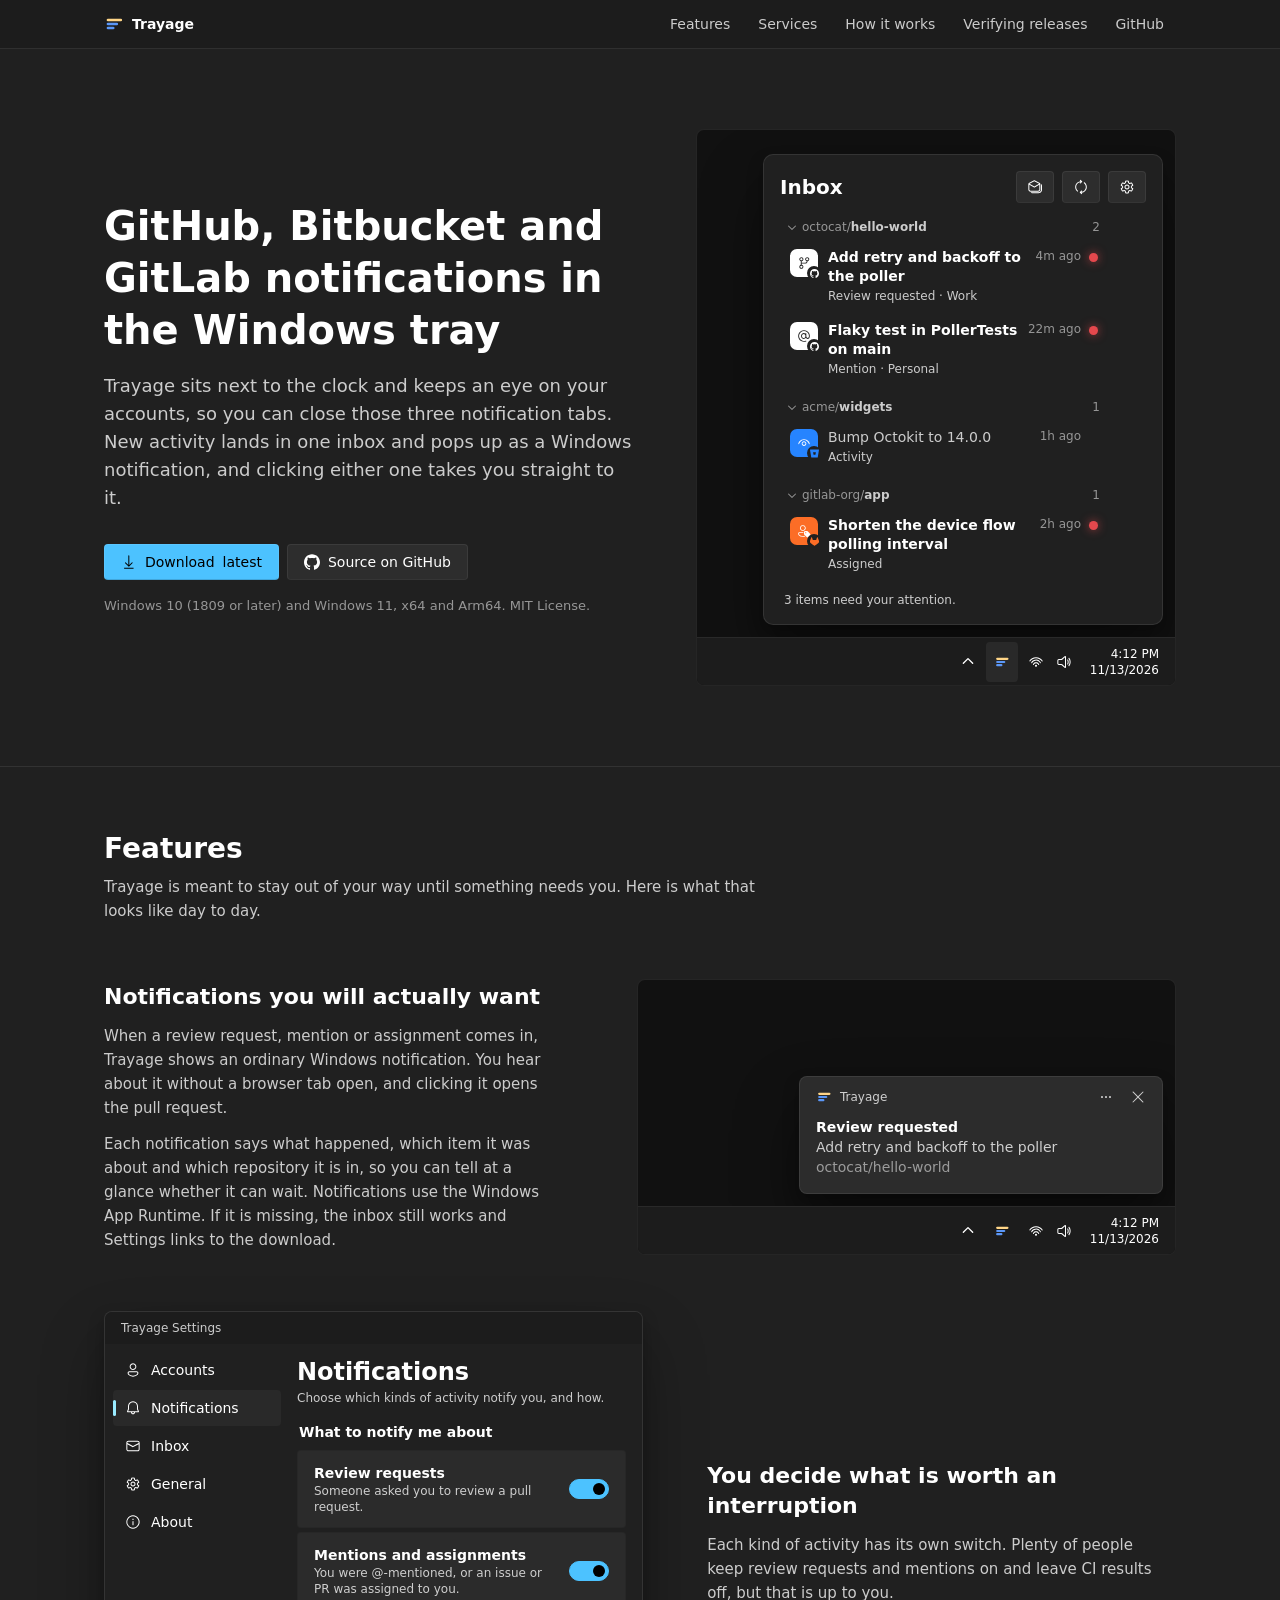
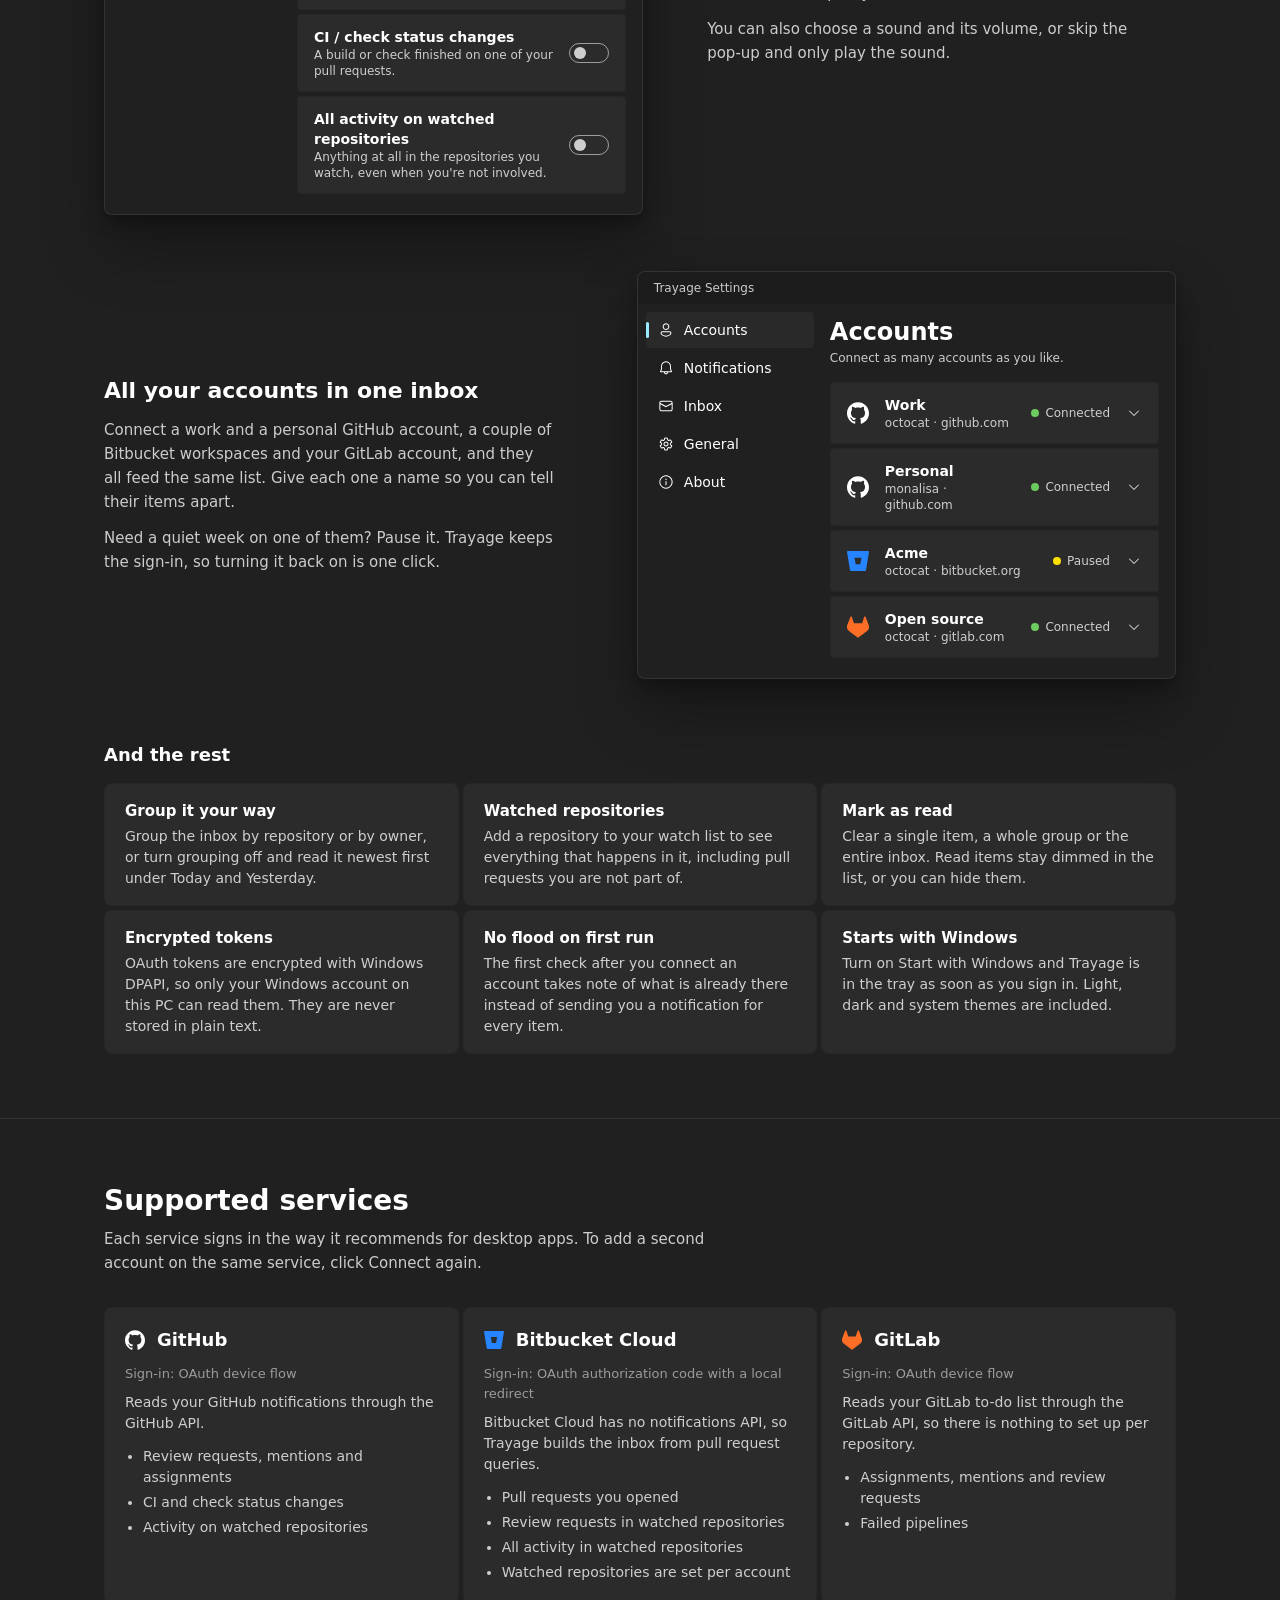
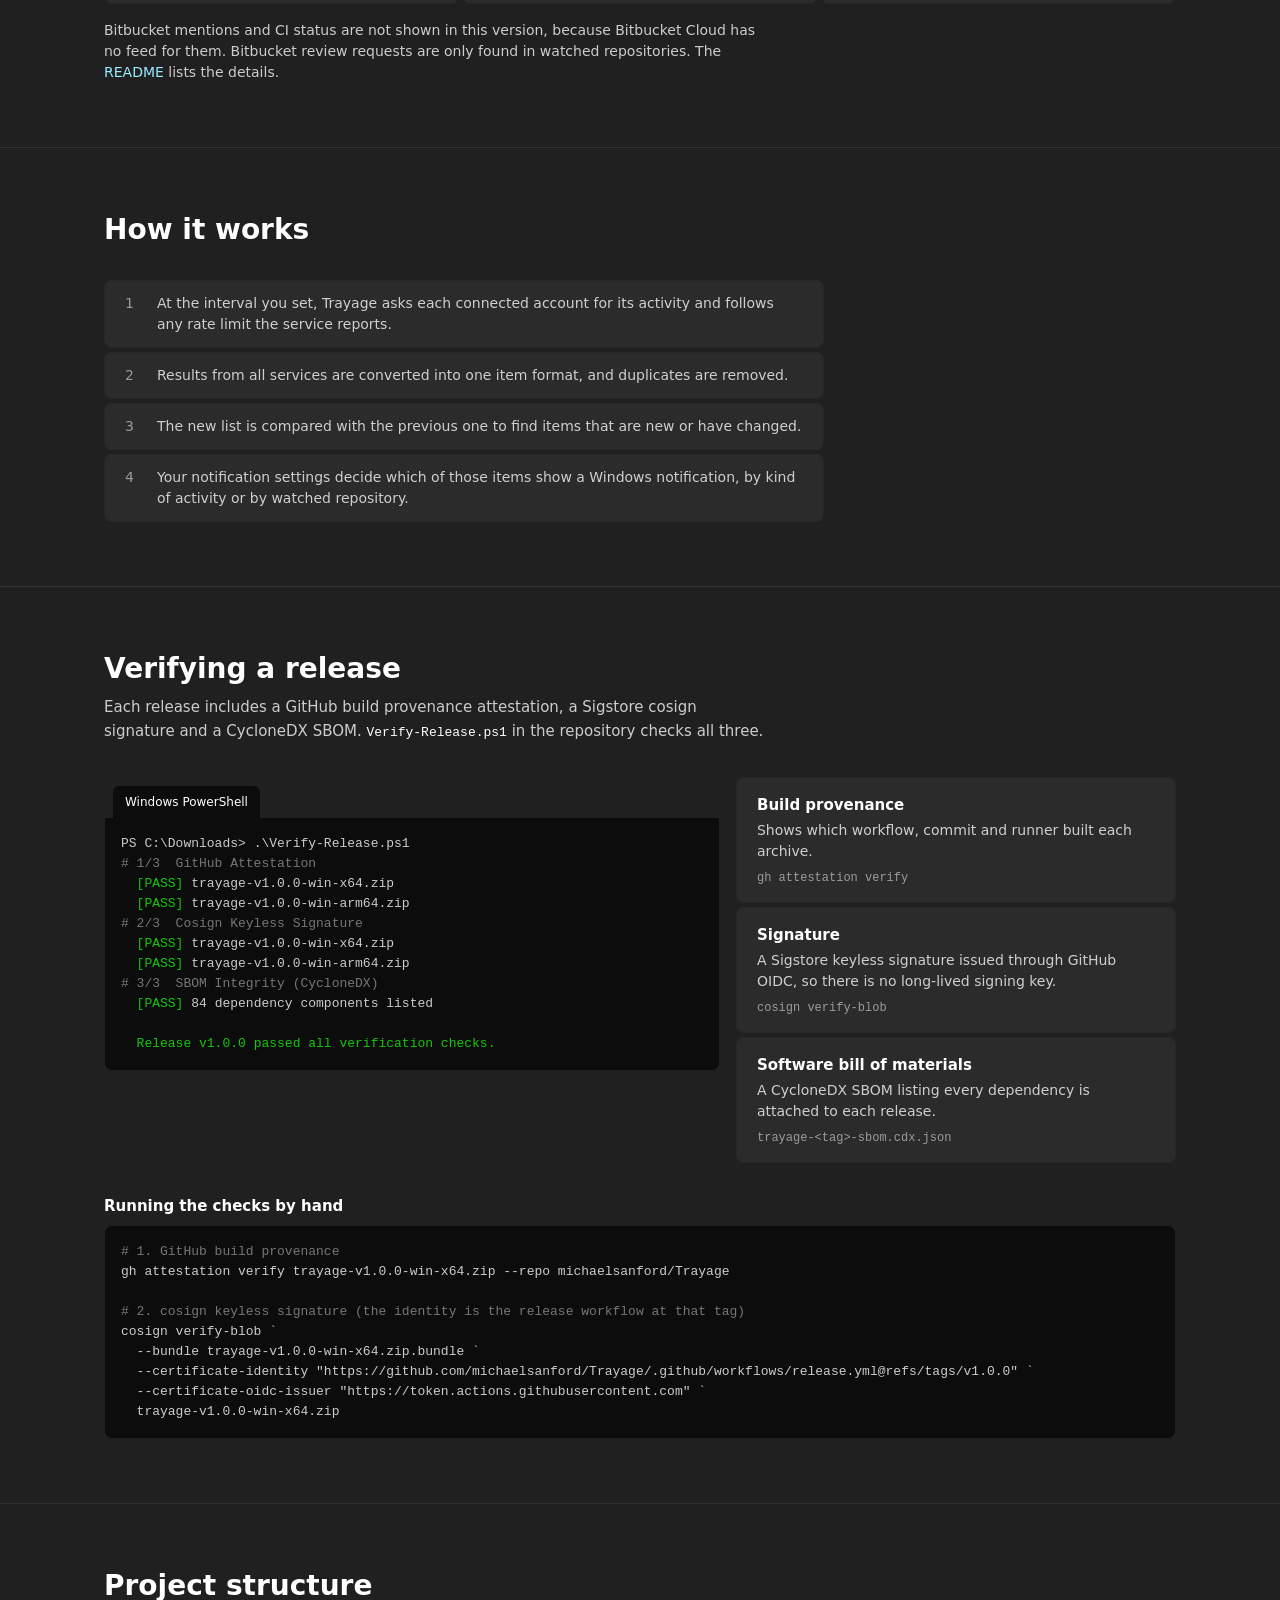
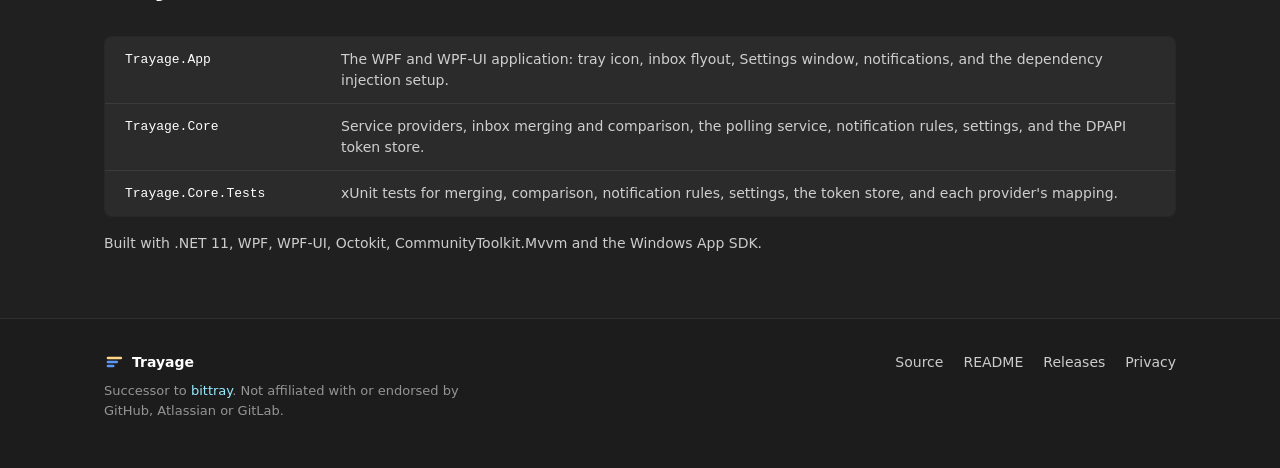
<file: docs/index.html>
<!DOCTYPE html>
<html lang="en">
<head>
  <meta charset="utf-8" />
  <meta name="viewport" content="width=device-width, initial-scale=1" />

  <!-- Content Security Policy: deny everything by default; allow only self and
       inline data-URI images. Fonts are the visitor's system fonts, so nothing is
       loaded from a third party. app.js may call the GitHub releases API. -->
  <meta http-equiv="Content-Security-Policy" content="default-src 'none'; base-uri 'none'; img-src 'self' data:; style-src 'self'; script-src 'self'; connect-src https://api.github.com; form-action 'none'; frame-ancestors 'none'" />

  <!-- Device / Permissions policy: this page needs no device capabilities, so
       deny them all. (Honoured when served with headers; declared here as intent.) -->
  <meta http-equiv="Permissions-Policy" content="camera=(), microphone=(), geolocation=(), usb=(), serial=(), hid=(), bluetooth=(), midi=(), payment=(), accelerometer=(), gyroscope=(), magnetometer=(), display-capture=(), autoplay=()" />

  <meta name="referrer" content="strict-origin-when-cross-origin" />
  <meta name="color-scheme" content="dark" />
  <meta name="description" content="Trayage is a Windows tray app that collects notifications from GitHub, Bitbucket Cloud and GitLab, across any number of accounts, into one inbox and shows Windows notifications for new activity." />

  <title>Trayage: GitHub, Bitbucket and GitLab notifications in the Windows tray</title>

  <link rel="icon" href="data:image/svg+xml,%3Csvg xmlns='http://www.w3.org/2000/svg' viewBox='0 0 32 32'%3E%3Crect width='32' height='32' rx='7' fill='%23202020'/%3E%3Cg stroke-width='4.32' stroke-linecap='round'%3E%3Cline x1='6.4' y1='9.6' x2='26.88' y2='9.6' stroke='%23ffd587'/%3E%3Cline x1='6.4' y1='16' x2='20.48' y2='16' stroke='%235b97f7'/%3E%3Cline x1='6.4' y1='22.4' x2='14.72' y2='22.4' stroke='%235b97f7'/%3E%3C/g%3E%3C/svg%3E" />
  <link rel="stylesheet" href="styles.css" />
</head>
<body>

  <!-- Icons: Fluent System Icons (Regular) glyphs from the WPF-UI font the app uses,
       and the provider marks from Themes/BrandIcons.xaml. -->
  <svg class="sprite" aria-hidden="true" focusable="false">
    <symbol id="i-download" viewBox="0 0 24 24"><path d="M18.240000000000002 20.496Q18.576 20.496 18.792 20.712Q19.008 20.928 19.008 21.240000000000002Q19.008 21.552 18.792 21.768Q18.576 21.984 18.240000000000002 21.984H5.232Q4.944 21.984 4.728 21.768Q4.5120000000000005 21.552 4.5120000000000005 21.240000000000002Q4.5120000000000005 20.928 4.728 20.712Q4.944 20.496 5.232 20.496ZM11.664 2.0159999999999982H11.76Q12.048 2.0159999999999982 12.24 2.2079999999999984Q12.432 2.3999999999999986 12.48 2.6400000000000006V16.464L16.224 12.72Q16.416 12.528 16.704 12.504000000000001Q16.992 12.48 17.184 12.672L17.28 12.72Q17.472 12.911999999999999 17.496000000000002 13.2Q17.52 13.488 17.376 13.68L12.288 18.768Q12.096 18.96 11.808 18.984Q11.52 19.008 11.328 18.864L6.24 13.776Q6.0 13.584 6.0 13.296Q6.0 13.008 6.192 12.768Q6.384 12.528 6.672000000000001 12.504000000000001Q6.96 12.48 7.2 12.672L10.992 16.416V2.7360000000000007Q10.992 2.4959999999999987 11.184000000000001 2.2799999999999994Q11.376 2.064 11.664 2.0159999999999982H11.76Z"/></symbol>
    <symbol id="i-mailreadmultiple" viewBox="0 0 24 24"><path d="M11.376 1.823999999999998Q10.992 1.631999999999998 10.656 1.823999999999998L2.832 6.096Q2.448 6.3359999999999985 2.232 6.696Q2.016 7.056000000000001 2.016 7.4879999999999995V15.744Q2.016 17.088 2.952 18.048000000000002Q3.888 19.008 5.232 19.008H16.752Q18.096 19.008 19.056 18.048000000000002Q20.016000000000002 17.088 20.016000000000002 15.744V7.4879999999999995Q20.016000000000002 7.056000000000001 19.776000000000003 6.672000000000001Q19.536 6.288 19.152 6.096ZM10.992 11.136 3.84 7.248000000000001 10.992 3.3599999999999994 18.144000000000002 7.248000000000001ZM11.376 12.672 18.48 8.783999999999999V15.744Q18.48 16.464 17.976 16.991999999999997Q17.472 17.52 16.752 17.52H5.232Q4.5120000000000005 17.52 4.008 16.991999999999997Q3.504 16.464 3.504 15.744V8.783999999999999L10.656 12.672Q10.992 12.863999999999999 11.376 12.672ZM21.024 7.4879999999999995Q21.696 7.968 22.104 8.687999999999999Q22.512 9.408 22.512 10.272V16.272Q22.512 17.664 21.792 18.864Q21.072 20.064 19.872 20.784Q18.672 21.504 17.232 21.504H8.256Q7.44 21.504 6.696 21.096Q5.952 20.688 5.5200000000000005 20.016H17.232Q18.816 20.016 19.896 18.912Q20.976 17.808 21.024 16.272Z"/></symbol>
    <symbol id="i-sync" viewBox="0 0 24 24"><path d="M16.272000000000002 5.184000000000001Q16.080000000000002 5.4239999999999995 16.104 5.735999999999999Q16.128 6.047999999999998 16.416 6.239999999999998Q18.144000000000002 7.584 18.864 9.696Q19.584 11.808 18.984 13.943999999999999Q18.384 16.08 16.704 17.52Q15.024000000000001 18.96 12.816 19.2L13.488 18.528Q13.68 18.336 13.68 18.024Q13.68 17.712 13.488 17.496000000000002Q13.296000000000001 17.28 13.008000000000001 17.256Q12.72 17.232 12.48 17.375999999999998L10.416 19.488Q10.224 19.68 10.2 19.944Q10.176 20.208 10.32 20.448L12.432 22.512Q12.624 22.752 12.912 22.752Q13.200000000000001 22.752 13.416 22.56Q13.632 22.368 13.68 22.08Q13.728 21.792 13.536 21.552L12.72 20.736Q15.408 20.496 17.52 18.768Q19.632 17.04 20.4 14.448Q21.168 11.856 20.304000000000002 9.264Q19.44 6.672000000000001 17.28 5.039999999999999Q17.04 4.847999999999999 16.728 4.895999999999999Q16.416 4.943999999999999 16.272000000000002 5.184000000000001ZM10.512 1.4879999999999995Q10.32 1.6799999999999997 10.32 1.991999999999999Q10.32 2.3039999999999985 10.512 2.5440000000000005L11.28 3.2639999999999993Q8.64 3.5040000000000013 6.5520000000000005 5.16Q4.464 6.815999999999999 3.648 9.384Q2.832 11.952 3.6 14.495999999999999Q4.368 17.04 6.432 18.768Q6.672 18.96 6.984 18.936Q7.296 18.912 7.4879999999999995 18.671999999999997Q7.68 18.432 7.656000000000001 18.119999999999997Q7.632000000000001 17.808 7.392 17.616Q5.712 16.224 5.064 14.112Q4.416 12.0 5.04 9.911999999999999Q5.664 7.823999999999998 7.344 6.431999999999999Q9.024000000000001 5.039999999999999 11.184000000000001 4.800000000000001L10.512 5.472000000000001Q10.224 5.759999999999998 10.32 6.191999999999998Q10.416 6.623999999999999 10.847999999999999 6.744Q11.28 6.864000000000001 11.568 6.527999999999999L13.584 4.5120000000000005Q13.824 4.32 13.824 4.007999999999999Q13.824 3.695999999999998 13.584 3.4559999999999995L11.568 1.4879999999999995Q11.376 1.248000000000001 11.064 1.248000000000001Q10.752 1.248000000000001 10.512 1.4879999999999995Z"/></symbol>
    <symbol id="i-settings" viewBox="0 0 24 24"><path d="M12.0 2.2560000000000002Q13.104000000000001 2.2560000000000002 14.208 2.4959999999999987Q14.448 2.5440000000000005 14.592 2.7360000000000007Q14.736 2.928000000000001 14.784 3.1679999999999993L14.928 4.655999999999999Q15.024000000000001 5.376000000000001 15.624 5.736000000000001Q16.224 6.096 16.896 5.808L18.288 5.184000000000001Q18.48 5.088000000000001 18.72 5.136000000000001Q18.96 5.184000000000001 19.104 5.376000000000001Q20.64 7.007999999999999 21.312 9.168Q21.408 9.36 21.336 9.6Q21.264 9.84 21.072 9.984L19.824 10.895999999999999Q19.248 11.28 19.248 12.0Q19.248 12.72 19.824 13.104L21.072 14.016Q21.264 14.16 21.336 14.4Q21.408 14.64 21.312 14.831999999999999Q20.64 16.992 19.104 18.624Q18.96 18.816 18.72 18.863999999999997Q18.48 18.912 18.288 18.816L16.848 18.192Q16.224 17.904 15.624 18.264Q15.024000000000001 18.624 14.928 19.296L14.784 20.832Q14.736 21.072 14.592 21.264Q14.448 21.456 14.208 21.504Q12.0 22.032 9.792 21.504Q9.552 21.456 9.408 21.264Q9.264 21.072 9.216000000000001 20.832L9.072000000000001 19.296Q8.976 18.624 8.376000000000001 18.287999999999997Q7.776 17.951999999999998 7.152 18.192L5.712 18.816Q5.5200000000000005 18.912 5.28 18.863999999999997Q5.04 18.816 4.896 18.672Q3.36 16.992 2.688 14.831999999999999Q2.592 14.64 2.664 14.4Q2.736 14.16 2.928 14.016L4.176 13.104Q4.752 12.72 4.752 12.0Q4.752 11.28 4.176 10.895999999999999L2.928 9.984Q2.736 9.84 2.664 9.6Q2.592 9.36 2.688 9.168Q3.36 7.007999999999999 4.896 5.376000000000001Q5.04 5.184000000000001 5.28 5.136000000000001Q5.5200000000000005 5.088000000000001 5.712 5.184000000000001L7.152 5.808Q7.776 6.096 8.376000000000001 5.736000000000001Q8.976 5.376000000000001 9.072000000000001 4.655999999999999L9.216000000000001 3.1679999999999993Q9.264 2.928000000000001 9.408 2.7360000000000007Q9.552 2.5440000000000005 9.792 2.4959999999999987Q10.896 2.2560000000000002 12.0 2.2560000000000002ZM12.0 3.7439999999999998Q11.328 3.7439999999999998 10.656 3.887999999999998L10.56 4.847999999999999Q10.464 5.52 10.08 6.096Q9.696 6.672000000000001 9.120000000000001 7.008000000000001Q8.544 7.344000000000001 7.848000000000001 7.392000000000001Q7.152 7.440000000000001 6.5280000000000005 7.152000000000001L5.6160000000000005 6.768000000000001Q4.752 7.823999999999998 4.272 9.072L5.088 9.696Q5.6160000000000005 10.08 5.928000000000001 10.704Q6.24 11.328 6.24 12.0Q6.24 12.672 5.928000000000001 13.296Q5.6160000000000005 13.92 5.088 14.304L4.272 14.927999999999999Q4.752 16.176000000000002 5.6160000000000005 17.232L6.5280000000000005 16.848Q7.152 16.56 7.848000000000001 16.607999999999997Q8.544 16.656 9.120000000000001 16.991999999999997Q9.696 17.328 10.08 17.904Q10.464 18.48 10.56 19.152L10.656 20.16Q12.0 20.352 13.344 20.16L13.44 19.152Q13.536 18.48 13.92 17.904Q14.304 17.328 14.879999999999999 16.991999999999997Q15.456 16.656 16.152 16.607999999999997Q16.848 16.56 17.472 16.848L18.384 17.232Q19.248 16.176000000000002 19.728 14.927999999999999L18.912 14.304Q18.384 13.92 18.072000000000003 13.296Q17.76 12.672 17.76 12.0Q17.76 11.328 18.072000000000003 10.704Q18.384 10.08 18.912 9.696L19.728 9.072Q19.248 7.823999999999998 18.384 6.768000000000001L17.472 7.152000000000001Q16.848 7.440000000000001 16.152 7.392000000000001Q15.456 7.344000000000001 14.879999999999999 7.008000000000001Q14.304 6.672000000000001 13.92 6.096Q13.536 5.52 13.44 4.847999999999999L13.344 3.887999999999998Q12.672 3.7439999999999998 12.0 3.7439999999999998ZM12.0 8.256Q13.536 8.256 14.64 9.36Q15.744 10.464 15.744 12.0Q15.744 13.536 14.64 14.64Q13.536 15.744 12.0 15.744Q10.464 15.744 9.36 14.64Q8.256 13.536 8.256 12.0Q8.256 10.464 9.36 9.36Q10.464 8.256 12.0 8.256ZM12.0 9.744Q11.088000000000001 9.744 10.416 10.416Q9.744 11.088 9.744 12.0Q9.744 12.911999999999999 10.416 13.584Q11.088000000000001 14.256 12.0 14.256Q12.912 14.256 13.584 13.584Q14.256 12.911999999999999 14.256 12.0Q14.256 11.088 13.584 10.416Q12.912 9.744 12.0 9.744Z"/></symbol>
    <symbol id="i-chevrondown" viewBox="0 0 24 24"><path d="M4.272 9.312Q4.6080000000000005 8.975999999999999 5.016 8.975999999999999Q5.424 8.975999999999999 5.712 9.312L12.0 15.6L18.288 9.312Q18.576 8.975999999999999 18.984 8.975999999999999Q19.392 8.975999999999999 19.704 9.288Q20.016000000000002 9.6 20.016000000000002 10.008Q20.016000000000002 10.416 19.728 10.703999999999999L12.72 17.712Q12.432 18.0 12.0 18.0Q11.568 18.0 11.28 17.712L4.272 10.703999999999999Q3.984 10.416 3.984 10.008Q3.984 9.6 4.272 9.312Z"/></symbol>
    <symbol id="i-chevronup" viewBox="0 0 24 24"><path d="M4.272 14.688Q4.6080000000000005 15.024 5.016 15.024Q5.424 15.024 5.712 14.688L12.0 8.4L18.288 14.688Q18.576 15.024 18.984 15.024Q19.392 15.024 19.704 14.712Q20.016000000000002 14.4 20.016000000000002 13.992Q20.016000000000002 13.584 19.728 13.296L12.72 6.288Q12.432 6.0 12.0 6.0Q11.568 6.0 11.28 6.288L4.272 13.296Q3.984 13.584 3.984 13.992Q3.984 14.4 4.272 14.688Z"/></symbol>
    <symbol id="i-branchfork" viewBox="0 0 24 24"><path d="M10.992 5.52Q10.992 6.815999999999999 10.152000000000001 7.799999999999999Q9.312 8.783999999999999 8.016 8.975999999999999V11.52H14.256Q15.168000000000001 11.52 15.84 10.847999999999999Q16.512 10.176 16.512 9.264V8.831999999999999Q15.264000000000001 8.496 14.568000000000001 7.392Q13.872 6.288 14.064 4.991999999999999Q14.256 3.695999999999998 15.216000000000001 2.855999999999998Q16.176000000000002 2.0159999999999982 17.520000000000003 2.0159999999999982Q18.864 2.0159999999999982 19.872 2.951999999999998Q20.88 3.887999999999998 21.0 5.2559999999999985Q21.12 6.623999999999999 20.232 7.703999999999999Q19.344 8.783999999999999 18.0 8.975999999999999V9.264Q18.0 10.799999999999999 16.896 11.904Q15.792 13.008 14.256 13.008H8.016V15.024Q9.312 15.216 10.176 16.248Q11.040000000000001 17.28 10.992 18.624000000000002Q10.944 19.968 10.008000000000001 20.927999999999997Q9.072000000000001 21.887999999999998 7.752000000000001 21.983999999999998Q6.432 22.08 5.376 21.264Q4.32 20.448 4.056 19.128Q3.7920000000000003 17.808 4.5120000000000005 16.656Q5.232 15.504 6.48 15.168V8.831999999999999Q5.232 8.496 4.536 7.392Q3.84 6.288 4.032 4.991999999999999Q4.224 3.695999999999998 5.208 2.855999999999998Q6.192 2.0159999999999982 7.488 2.0159999999999982Q8.928 2.0159999999999982 9.96 3.023999999999999Q10.992 4.032 10.992 5.52ZM7.488 7.4879999999999995Q8.352 7.4879999999999995 8.928 6.911999999999999Q9.504 6.3359999999999985 9.504 5.495999999999999Q9.504 4.655999999999999 8.928 4.08Q8.352 3.5040000000000013 7.5120000000000005 3.5040000000000013Q6.672 3.5040000000000013 6.096 4.08Q5.5200000000000005 4.655999999999999 5.5200000000000005 5.495999999999999Q5.5200000000000005 6.3359999999999985 6.096 6.911999999999999Q6.672 7.4879999999999995 7.488 7.4879999999999995ZM17.52 7.4879999999999995Q18.336000000000002 7.4879999999999995 18.912 6.911999999999999Q19.488 6.3359999999999985 19.488 5.495999999999999Q19.488 4.655999999999999 18.912 4.08Q18.336000000000002 3.5040000000000013 17.496000000000002 3.5040000000000013Q16.656 3.5040000000000013 16.08 4.08Q15.504 4.655999999999999 15.504 5.495999999999999Q15.504 6.3359999999999985 16.08 6.911999999999999Q16.656 7.4879999999999995 17.52 7.4879999999999995ZM9.504 18.48Q9.504 17.664 8.928 17.088Q8.352 16.512 7.5120000000000005 16.512Q6.672 16.512 6.096 17.088Q5.5200000000000005 17.664 5.5200000000000005 18.504Q5.5200000000000005 19.344 6.096 19.92Q6.672 20.496 7.5120000000000005 20.496Q8.352 20.496 8.928 19.92Q9.504 19.344 9.504 18.48Z"/></symbol>
    <symbol id="i-mention" viewBox="0 0 24 24"><path d="M12.0 2.0159999999999982Q14.736 2.0159999999999982 17.016 3.3599999999999994Q19.296 4.704000000000001 20.64 6.984Q21.984 9.264 21.984 12.0Q21.984 14.256 20.904000000000003 15.648Q19.824 17.04 18.240000000000002 17.04Q17.28 17.04 16.464 16.488Q15.648 15.936 15.120000000000001 14.927999999999999Q14.496 15.888 13.56 16.44Q12.624 16.992 11.52 16.992Q10.224 16.992 9.192 16.32Q8.16 15.648 7.584 14.495999999999999Q7.008 13.344 7.008 12.0Q7.008 10.656 7.584 9.504000000000001Q8.16 8.352 9.192 7.68Q10.224 7.007999999999999 11.52 7.007999999999999Q13.248000000000001 7.007999999999999 14.496 8.256V7.727999999999998Q14.496 7.440000000000001 14.712 7.224Q14.928 7.007999999999999 15.24 7.007999999999999Q15.552 7.007999999999999 15.768 7.224Q15.984 7.440000000000001 15.984 7.727999999999998V12.0Q15.984 13.776 16.8 14.736Q17.424 15.504 18.264 15.504Q19.104 15.504 19.728 14.736Q20.496 13.776 20.496 12.0Q20.496 9.216 18.863999999999997 6.983999999999999Q17.232 4.751999999999999 14.568 3.911999999999999Q11.904 3.071999999999999 9.264 3.959999999999999Q6.6240000000000006 4.847999999999999 5.04 7.127999999999999Q3.456 9.408 3.504 12.192Q3.552 14.975999999999999 5.256 17.183999999999997Q6.96 19.392 9.624 20.16Q12.288 20.928 14.88 20.016Q15.36 19.823999999999998 15.744 20.16Q16.032 20.448 15.96 20.832Q15.888 21.216 15.552 21.36Q13.824 21.984 12.0 21.984Q9.264 21.984 6.984 20.64Q4.704 19.296 3.36 17.016Q2.016 14.736 2.016 12.0Q2.016 9.264 3.36 6.984Q4.704 4.704000000000001 6.984 3.3599999999999994Q9.264 2.0159999999999982 12.0 2.0159999999999982ZM11.52 8.496Q10.272 8.496 9.384 9.504000000000001Q8.496 10.512 8.496 12.0Q8.496 13.488 9.384 14.495999999999999Q10.272 15.504 11.496 15.504Q12.72 15.504 13.608 14.495999999999999Q14.496 13.488 14.496 12.0Q14.496 10.512 13.608 9.504000000000001Q12.72 8.496 11.52 8.496Z"/></symbol>
    <symbol id="i-eye" viewBox="0 0 24 24"><path d="M12.0 9.024Q13.68 9.024 14.832 10.175999999999998Q15.984 11.328 15.984 12.984Q15.984 14.64 14.832 15.816Q13.68 16.992 12.0 16.992Q10.32 16.992 9.168 15.816Q8.016 14.64 8.016 12.984Q8.016 11.328 9.168 10.175999999999998Q10.32 9.024 12.0 9.024ZM12.0 10.512Q10.944 10.512 10.224 11.232Q9.504 11.952 9.504 13.008Q9.504 14.064 10.224 14.783999999999999Q10.944 15.504 12.0 15.504Q13.056000000000001 15.504 13.776 14.783999999999999Q14.496 14.064 14.496 13.008Q14.496 11.952 13.776 11.232Q13.056000000000001 10.512 12.0 10.512ZM12.0 5.52Q14.256 5.52 16.296 6.48Q18.336000000000002 7.440000000000001 19.752000000000002 9.168Q21.168 10.895999999999999 21.696 13.056Q21.792 13.344 21.624000000000002 13.632Q21.456 13.92 21.144 13.992Q20.832 14.064 20.568 13.896Q20.304000000000002 13.728 20.256 13.44Q19.536 10.608 17.232 8.808Q14.928 7.007999999999999 12.0 7.007999999999999Q9.072000000000001 7.007999999999999 6.768000000000001 8.808Q4.464 10.608 3.744 13.44Q3.648 13.872 3.24 13.992Q2.832 14.112 2.52 13.8Q2.208 13.488 2.3040000000000003 13.056Q2.832 10.847999999999999 4.272 9.144Q5.712 7.440000000000001 7.728 6.48Q9.744 5.52 12.0 5.52Z"/></symbol>
    <symbol id="i-persontag" viewBox="0 0 24 24"><path d="M10.992 14.016V15.504H4.272Q3.936 15.504 3.7199999999999998 15.719999999999999Q3.504 15.936 3.504 16.224V16.8Q3.504 17.664 4.032 18.288Q5.952 20.496 9.984 20.496Q11.664 20.496 12.96 20.112000000000002L14.112 21.312Q12.336 21.984 9.984 21.984Q5.232 21.984 2.88 19.248Q2.016 18.192 2.016 16.8V16.224Q2.016 15.312 2.664 14.664Q3.3120000000000003 14.016 4.272 14.016ZM15.024000000000001 7.007999999999999Q14.976 5.663999999999998 14.304 4.511999999999999Q13.632 3.3599999999999994 12.504 2.687999999999999Q11.376 2.0159999999999982 10.008 2.0159999999999982Q8.64 2.0159999999999982 7.488 2.687999999999999Q6.336 3.3599999999999994 5.664 4.511999999999999Q4.992 5.663999999999998 4.992 7.007999999999999Q4.992 8.352 5.664 9.504000000000001Q6.336 10.656 7.488 11.328Q8.64 12.0 10.008 12.0Q11.376 12.0 12.504 11.328Q13.632 10.656 14.328 9.504000000000001Q15.024000000000001 8.352 15.024000000000001 7.007999999999999ZM6.48 7.007999999999999Q6.48 6.047999999999998 6.960000000000001 5.231999999999999Q7.44 4.416 8.256 3.960000000000001Q9.072000000000001 3.5040000000000013 10.008000000000001 3.5040000000000013Q10.944 3.5040000000000013 11.760000000000002 3.960000000000001Q12.576 4.416 13.032 5.231999999999999Q13.488 6.047999999999998 13.488 7.007999999999999Q13.488 8.448 12.456 9.48Q11.424 10.512 9.984 10.512Q8.544 10.512 7.5120000000000005 9.48Q6.48 8.448 6.48 7.007999999999999ZM16.56 22.416 12.576 18.336Q12.0 17.759999999999998 12.0 16.944V14.016Q12.0 13.152 12.576 12.576Q13.152000000000001 12.0 14.016 12.0H16.896Q17.76 12.0 18.336000000000002 12.576L22.416 16.608Q22.992 17.184 22.992 18.0Q22.992 18.816 22.416 19.392L19.44 22.416Q18.816 22.992 17.976 22.992Q17.136 22.992 16.56 22.416ZM14.976 15.984Q15.408 15.984 15.696 15.696Q15.984 15.408 15.984 15.0Q15.984 14.592 15.696 14.304Q15.408 14.016 15.0 14.016Q14.592 14.016 14.304 14.304Q14.016 14.592 14.016 15.0Q14.016 15.408 14.304 15.696Q14.592 15.984 14.976 15.984Z"/></symbol>
    <symbol id="i-wifi" viewBox="0 0 24 24"><path d="M17.76 10.751999999999999Q18.672 11.664 19.248 12.815999999999999Q19.44 13.2 19.200000000000003 13.559999999999999Q18.96 13.92 18.528 13.896Q18.096 13.872 17.904 13.488Q17.424 12.576 16.704 11.808Q15.552 10.703999999999999 14.064 10.224Q12.576 9.744 11.016 9.984Q9.456 10.224 8.184 11.16Q6.912 12.096 6.192 13.488Q6.0 13.872 5.568 13.896Q5.136 13.92 4.896 13.559999999999999Q4.656 13.2 4.848 12.815999999999999Q5.712 11.088 7.296 9.936Q8.88 8.783999999999999 10.776 8.472Q12.672 8.16 14.520000000000001 8.76Q16.368000000000002 9.36 17.76 10.751999999999999ZM15.648 13.824Q16.32 14.496 16.704 15.408Q16.848 15.696 16.728 15.983999999999998Q16.608 16.272 16.32 16.392Q16.032 16.512 15.744 16.392Q15.456 16.272 15.36 15.984Q15.072000000000001 15.36 14.592 14.879999999999999Q13.536 13.824 12.048 13.824Q10.56 13.824 9.504 14.879999999999999Q9.024000000000001 15.36 8.736 15.984Q8.592 16.416 8.16 16.464Q7.728 16.512 7.464 16.152Q7.2 15.792 7.392 15.408Q7.776 14.496 8.448 13.824Q9.408 12.863999999999999 10.728 12.504Q12.048 12.144 13.368 12.504Q14.688 12.863999999999999 15.648 13.824ZM20.448 8.256Q21.216 9.024 21.84 9.984Q22.128 10.32 21.936 10.728Q21.744 11.136 21.311999999999998 11.16Q20.88 11.184 20.64 10.847999999999999Q20.064 10.032 19.392 9.36Q17.376 7.344000000000001 14.688 6.6240000000000006Q12.0 5.904 9.312000000000001 6.6240000000000006Q6.6240000000000006 7.344000000000001 4.6080000000000005 9.36Q3.984 9.984 3.408 10.799999999999999Q3.216 11.088 2.904 11.136Q2.592 11.184 2.3520000000000003 10.991999999999999Q2.112 10.799999999999999 2.04 10.512Q1.968 10.224 2.16 9.984Q2.832 9.024 3.552 8.256Q5.856 6.0 8.928 5.183999999999999Q12.0 4.3679999999999986 15.072000000000001 5.183999999999999Q18.144000000000002 6.0 20.448 8.256ZM13.056000000000001 16.416Q13.488 16.896 13.488 17.52Q13.488 18.144 13.056000000000001 18.576Q12.624 19.008 12.0 19.008Q11.376 19.008 10.943999999999999 18.576Q10.512 18.144 10.512 17.52Q10.512 16.896 10.943999999999999 16.44Q11.376 15.984 12.0 15.984Q12.624 15.984 13.056000000000001 16.416Z"/></symbol>
    <symbol id="i-speaker" viewBox="0 0 24 24"><path d="M15.024000000000001 4.2719999999999985Q15.024000000000001 3.7439999999999998 14.664000000000001 3.3840000000000003Q14.304 3.024000000000001 13.8 3.0Q13.296000000000001 2.975999999999999 12.912 3.312000000000001L8.448 7.295999999999999Q8.208 7.4879999999999995 7.92 7.4879999999999995H4.272Q3.3120000000000003 7.4879999999999995 2.664 8.16Q2.016 8.831999999999999 2.016 9.744V14.256Q2.016 15.168 2.664 15.84Q3.3120000000000003 16.512 4.272 16.512H7.92Q8.208 16.512 8.448 16.704L12.912 20.688Q13.296000000000001 21.024 13.8 21.0Q14.304 20.976 14.64 20.616Q14.976 20.256 14.976 19.728V4.2719999999999985ZM9.408 8.448 13.488 4.800000000000001V19.2L9.408 15.552Q8.784 14.975999999999999 7.92 14.975999999999999H4.272Q3.936 14.975999999999999 3.7199999999999998 14.76Q3.504 14.544 3.504 14.256V9.744Q3.504 9.456 3.7199999999999998 9.216Q3.936 8.975999999999999 4.272 8.975999999999999H7.92Q8.784 8.975999999999999 9.408 8.448ZM19.008 5.904Q19.248 5.712 19.560000000000002 5.76Q19.872 5.808 20.064 6.047999999999998Q21.984 8.687999999999999 21.984 12.0Q21.984 15.312 20.064 17.951999999999998Q19.776 18.288 19.344 18.240000000000002Q18.912 18.192 18.744 17.808Q18.576 17.424 18.816 17.04Q20.496 14.783999999999999 20.496 12.0Q20.496 9.216 18.816 6.960000000000001Q18.672 6.719999999999999 18.695999999999998 6.4079999999999995Q18.72 6.096 19.008 5.904ZM17.136 8.352Q17.424 8.208 17.712 8.304Q18.0 8.4 18.144000000000002 8.687999999999999Q19.008 10.224 19.008 12.0Q19.008 13.776 18.144000000000002 15.312Q18.0 15.6 17.712 15.696Q17.424 15.792 17.136 15.648Q16.848 15.504 16.776 15.192Q16.704 14.879999999999999 16.848 14.592Q17.52 13.392 17.52 12.0Q17.52 10.608 16.848 9.408Q16.704 9.12 16.776 8.808Q16.848 8.496 17.136 8.352Z"/></symbol>
    <symbol id="m-gh" viewBox="0 0 24 24"><path d="M12 .297c-6.63 0-12 5.373-12 12 0 5.303 3.438 9.8 8.205 11.385.6.113.82-.258.82-.577 0-.285-.01-1.04-.015-2.04-3.338.724-4.042-1.61-4.042-1.61C4.422 18.07 3.633 17.7 3.633 17.7c-1.087-.744.084-.729.084-.729 1.205.084 1.838 1.236 1.838 1.236 1.07 1.835 2.809 1.305 3.495.998.108-.776.417-1.305.76-1.605-2.665-.305-5.467-1.334-5.467-5.931 0-1.311.469-2.381 1.236-3.221-.124-.303-.535-1.524.117-3.176 0 0 1.008-.322 3.301 1.23.957-.266 1.983-.399 3.003-.404 1.02.005 2.047.138 3.006.404 2.291-1.552 3.297-1.23 3.297-1.23.653 1.653.242 2.874.118 3.176.77.84 1.235 1.91 1.235 3.221 0 4.609-2.807 5.624-5.479 5.921.43.372.823 1.102.823 2.222 0 1.606-.014 2.898-.014 3.293 0 .322.216.694.825.576C20.565 22.092 24 17.592 24 12.297c0-6.627-5.373-12-12-12z"/></symbol>
    <symbol id="m-bb" viewBox="0 0 24 24"><path d="M.778 1.213a.768.768 0 00-.768.892l3.263 19.81c.084.5.515.868 1.022.873H19.95a.772.772 0 00.77-.646l3.27-20.03a.768.768 0 00-.768-.891zM14.52 15.53H9.522L8.17 8.466h7.561z"/></symbol>
    <symbol id="m-gl" viewBox="0 0 24 24"><path d="M23.6004 9.5927l-.0337-.0862L20.3 .9814a.851.851 0 00-.3362-.405.8748.8748 0 00-.9997.0539.8748.8748 0 00-.29.4399l-2.2055 6.748H7.5375l-2.2057-6.748a.8573.8573 0 00-.29-.4412.8748.8748 0 00-.9997-.0537.8585.8585 0 00-.3362.4049L.4332 9.5015l-.0325.0862a6.0657 6.0657 0 002.0119 7.0105l.0113.0087.0301.0213 4.976 3.7264 2.462 1.8633 1.4995 1.1321a1.0085 1.0085 0 001.2197 0l1.4995-1.1321 2.462-1.8633 5.006-3.7489.0125-.01a6.0682 6.0682 0 002.0094-7.003z"/></symbol>
    <symbol id="i-person" viewBox="0 0 24 24"><path d="M17.76 14.016Q18.672 14.016 19.344 14.664Q20.016000000000002 15.312 20.016000000000002 16.272V16.848Q20.016000000000002 18.192 19.104 19.248Q16.752 21.984 12.0 21.984Q7.248 21.984 4.896 19.248Q3.984 18.192 3.984 16.848V16.272Q3.984 15.312 4.656000000000001 14.664Q5.328 14.016 6.24 14.016ZM17.76 15.504H6.24Q5.952 15.504 5.736000000000001 15.719999999999999Q5.5200000000000005 15.936 5.5200000000000005 16.272V16.848Q5.5200000000000005 17.664 6.048 18.288Q7.92 20.496 12.0 20.496Q16.080000000000002 20.496 17.952 18.288Q18.48 17.664 18.48 16.848V16.272Q18.48 15.936 18.264000000000003 15.719999999999999Q18.048000000000002 15.504 17.76 15.504ZM12.0 2.0159999999999982Q13.344 2.0159999999999982 14.495999999999999 2.687999999999999Q15.648 3.3599999999999994 16.32 4.511999999999999Q16.992 5.663999999999998 16.992 7.007999999999999Q16.992 8.352 16.32 9.504000000000001Q15.648 10.656 14.495999999999999 11.328Q13.344 12.0 12.0 12.0Q10.656 12.0 9.504000000000001 11.328Q8.352 10.656 7.68 9.504000000000001Q7.008 8.352 7.008 7.007999999999999Q7.008 5.663999999999998 7.68 4.511999999999999Q8.352 3.3599999999999994 9.504000000000001 2.687999999999999Q10.656 2.0159999999999982 12.0 2.0159999999999982ZM12.0 3.5040000000000013Q11.040000000000001 3.5040000000000013 10.248000000000001 3.984Q9.456 4.463999999999999 8.975999999999999 5.2559999999999985Q8.496 6.047999999999998 8.496 6.983999999999998Q8.496 7.919999999999998 8.975999999999999 8.735999999999999Q9.456 9.552 10.248000000000001 10.032Q11.040000000000001 10.512 12.0 10.512Q13.44 10.512 14.472 9.48Q15.504 8.448 15.504 7.007999999999999Q15.504 5.567999999999998 14.472 4.536Q13.44 3.5040000000000013 12.0 3.5040000000000013Z"/></symbol>
    <symbol id="i-alert" viewBox="0 0 24 24"><path d="M12.0 2.0159999999999982Q13.968 2.0159999999999982 15.672 2.975999999999999Q17.376 3.936 18.408 5.5920000000000005Q19.44 7.248000000000001 19.488 9.264V13.584L20.88 16.752Q21.168 17.375999999999998 20.784 17.927999999999997Q20.400000000000002 18.48 19.728 18.48H15.024000000000001Q15.024000000000001 19.728 14.16 20.592Q13.296000000000001 21.456 12.072000000000001 21.503999999999998Q10.848 21.552 9.96 20.712Q9.072000000000001 19.872 9.024000000000001 18.672V18.48H4.272Q3.6 18.48 3.24 17.927999999999997Q2.88 17.375999999999998 3.12 16.752L4.5120000000000005 13.584V9.504Q4.5120000000000005 7.440000000000001 5.5200000000000005 5.736000000000001Q6.5280000000000005 4.032 8.232 3.023999999999999Q9.936 2.0159999999999982 12.0 2.0159999999999982ZM13.488 18.48H10.512Q10.512 19.104 10.92 19.536Q11.328 19.968 11.928 19.991999999999997Q12.528 20.016 12.984 19.631999999999998Q13.44 19.248 13.488 18.624ZM12.0 3.5040000000000013Q10.368 3.5040000000000013 9.0 4.296000000000001Q7.632000000000001 5.088000000000001 6.816000000000001 6.48Q6.0 7.872 6.0 9.504V13.92L4.656 16.992H19.344L18.0 13.92V9.264Q17.952 7.68 17.136000000000003 6.359999999999999Q16.32 5.039999999999999 14.952 4.272Q13.584 3.5040000000000013 12.0 3.5040000000000013Z"/></symbol>
    <symbol id="i-mail" viewBox="0 0 24 24"><path d="M5.232 3.983999999999998H18.768Q20.064 3.983999999999998 21.0 4.871999999999998Q21.936 5.759999999999998 21.984 7.056000000000001V16.752Q21.984 18.048000000000002 21.096000000000004 18.984Q20.208000000000002 19.92 18.912 20.016H5.232Q3.936 20.016 3.0 19.128Q2.064 18.240000000000002 2.016 16.944V7.248000000000001Q2.016 5.951999999999998 2.904 5.015999999999998Q3.7920000000000003 4.079999999999998 5.088 3.983999999999998H18.768ZM20.496 9.36 12.336 13.68Q12.048 13.824 11.76 13.728L3.504 9.36V16.752Q3.504 17.424 3.96 17.927999999999997Q4.416 18.432 5.088 18.48H18.768Q19.44 18.48 19.944000000000003 18.024Q20.448 17.567999999999998 20.496 16.896ZM18.768 5.52H5.232Q4.5600000000000005 5.52 4.056 5.975999999999999Q3.552 6.431999999999999 3.504 7.103999999999999V7.68L12.0 12.144L20.496 7.68V7.248000000000001Q20.496 6.5760000000000005 20.04 6.071999999999999Q19.584 5.567999999999998 18.912 5.52Z"/></symbol>
    <symbol id="i-info" viewBox="0 0 24 24"><path d="M12.0 2.0159999999999982Q14.736 2.0159999999999982 17.016 3.3599999999999994Q19.296 4.704000000000001 20.64 6.984Q21.984 9.264 21.984 12.0Q21.984 14.736 20.64 17.016Q19.296 19.296 17.016 20.64Q14.736 21.984 12.0 21.984Q9.264 21.984 6.984 20.64Q4.704 19.296 3.36 17.016Q2.016 14.736 2.016 12.0Q2.016 9.264 3.36 6.984Q4.704 4.704000000000001 6.984 3.3599999999999994Q9.264 2.0159999999999982 12.0 2.0159999999999982ZM12.0 3.5040000000000013Q9.696 3.4559999999999995 7.704 4.607999999999999Q5.712 5.759999999999998 4.56 7.727999999999999Q3.408 9.696 3.408 12.0Q3.408 14.304 4.56 16.272000000000002Q5.712 18.240000000000002 7.704 19.392000000000003Q9.696 20.544 12.0 20.52Q14.304 20.496 16.224 19.344Q18.144000000000002 18.192 19.272000000000002 16.248Q20.400000000000002 14.304 20.400000000000002 12.0Q20.400000000000002 9.696 19.272000000000002 7.752Q18.144000000000002 5.808 16.224 4.656000000000001Q14.304 3.5040000000000013 12.0 3.5040000000000013ZM12.0 10.512Q12.288 10.512 12.528 10.728Q12.768 10.943999999999999 12.768 11.232V16.272Q12.768 16.56 12.528 16.776Q12.288 16.992 12.0 16.992Q11.712 16.992 11.472000000000001 16.776Q11.232000000000001 16.56 11.232000000000001 16.272V11.232Q11.232000000000001 10.943999999999999 11.472000000000001 10.728Q11.712 10.512 12.0 10.512ZM12.0 8.975999999999999Q12.432 8.975999999999999 12.72 8.687999999999999Q13.008000000000001 8.4 13.008000000000001 7.992Q13.008000000000001 7.584 12.72 7.295999999999999Q12.432 7.007999999999999 12.0 7.007999999999999Q11.568 7.007999999999999 11.280000000000001 7.295999999999999Q10.992 7.584 10.992 7.992Q10.992 8.4 11.280000000000001 8.687999999999999Q11.568 8.975999999999999 12.0 8.975999999999999Z"/></symbol>
    <symbol id="i-more" viewBox="0 0 24 24"><path d="M7.488 12.0Q7.488 12.624 7.056000000000001 13.056000000000001Q6.6240000000000006 13.488 6.0 13.488Q5.376 13.488 4.944000000000001 13.056000000000001Q4.5120000000000005 12.624 4.5120000000000005 12.0Q4.5120000000000005 11.376 4.944000000000001 10.943999999999999Q5.376 10.512 6.0 10.512Q6.6240000000000006 10.512 7.056000000000001 10.943999999999999Q7.488 11.376 7.488 12.0ZM13.488 12.0Q13.488 12.624 13.056000000000001 13.056000000000001Q12.624 13.488 12.0 13.488Q11.376 13.488 10.943999999999999 13.056000000000001Q10.512 12.624 10.512 12.0Q10.512 11.376 10.943999999999999 10.943999999999999Q11.376 10.512 12.0 10.512Q12.624 10.512 13.056000000000001 10.943999999999999Q13.488 11.376 13.488 12.0ZM18.0 13.488Q18.624 13.488 19.055999999999997 13.056000000000001Q19.488 12.624 19.488 12.0Q19.488 11.376 19.055999999999997 10.943999999999999Q18.624 10.512 18.0 10.512Q17.376 10.512 16.944000000000003 10.943999999999999Q16.512 11.376 16.512 12.0Q16.512 12.624 16.944000000000003 13.056000000000001Q17.376 13.488 18.0 13.488Z"/></symbol>
    <symbol id="i-dismiss" viewBox="0 0 24 24"><path d="M3.888 4.079999999999998 3.984 3.983999999999998Q4.176 3.791999999999998 4.4399999999999995 3.767999999999999Q4.704 3.7439999999999998 4.944 3.887999999999998L12.0 10.943999999999999L18.96 3.983999999999998Q19.2 3.7439999999999998 19.512 3.7439999999999998Q19.824 3.7439999999999998 20.04 3.959999999999999Q20.256 4.175999999999998 20.256 4.4879999999999995Q20.256 4.800000000000001 20.016000000000002 5.039999999999999L13.056000000000001 12.0L20.016000000000002 18.96Q20.208000000000002 19.152 20.232 19.416Q20.256 19.68 20.112000000000002 19.92L20.016000000000002 20.016Q19.824 20.208 19.560000000000002 20.232Q19.296 20.256 19.056 20.112000000000002L12.0 13.056L5.04 20.016Q4.8 20.256 4.4879999999999995 20.256Q4.176 20.256 3.96 20.04Q3.744 19.823999999999998 3.744 19.512Q3.744 19.2 3.984 18.96L10.944 12.0L3.984 5.039999999999999Q3.7920000000000003 4.847999999999999 3.7680000000000002 4.584Q3.744 4.32 3.888 4.079999999999998L3.984 3.983999999999998Z"/></symbol>
    <symbol id="i-chevrondown16" viewBox="0 0 24 24"><path d="M4.704 8.448Q4.944 8.256 5.256 8.256Q5.5680000000000005 8.256 5.76 8.448L12.0 14.688L18.240000000000002 8.448Q18.432000000000002 8.256 18.744 8.256Q19.056 8.256 19.272 8.472Q19.488 8.687999999999999 19.488 9.0Q19.488 9.312 19.296 9.552L12.528 16.272Q12.288 16.512 12.0 16.512Q11.712 16.512 11.472 16.272L4.704 9.552Q4.5120000000000005 9.312 4.5120000000000005 9.0Q4.5120000000000005 8.687999999999999 4.704 8.448Z"/></symbol>
  </svg>

  <!-- ============ Top bar ============ -->
  <header class="topbar">
    <div class="wrap">
      <div class="brand"><span class="mark" aria-hidden="true"><svg viewBox="0 0 32 32"><g stroke-width="4.32" stroke-linecap="round"><line x1="6.4" y1="9.6" x2="26.88" y2="9.6" stroke="#ffd587"/><line x1="6.4" y1="16" x2="20.48" y2="16" stroke="#5b97f7"/><line x1="6.4" y1="22.4" x2="14.72" y2="22.4" stroke="#5b97f7"/></g></svg></span> Trayage</div>
      <nav class="nav">
        <a href="#features">Features</a>
        <a href="#providers">Services</a>
        <a href="#how">How it works</a>
        <a href="#verify">Verifying releases</a>
        <a class="ext" href="https://github.com/michaelsanford/Trayage">GitHub</a>
      </nav>
    </div>
  </header>

  <!-- ============ Hero ============ -->
  <section class="hero">
    <div class="wrap">
      <div>
        <h1>GitHub, Bitbucket and GitLab notifications in the Windows tray</h1>
        <p class="lede">Trayage sits next to the clock and keeps an eye on your accounts, so you can close
          those three notification tabs. New activity lands in one inbox and pops up as a Windows
          notification, and clicking either one takes you straight to it.</p>
        <div class="cta">
          <a class="btn btn-primary" href="https://github.com/michaelsanford/Trayage/releases/latest">
            <svg class="i" aria-hidden="true"><use href="#i-download"/></svg>
            Download <span id="dlver">latest</span>
          </a>
          <a class="btn btn-secondary" href="https://github.com/michaelsanford/Trayage">
            <svg class="i" viewBox="0 0 24 24" aria-hidden="true"><use href="#m-gh"/></svg>
            Source on GitHub
          </a>
        </div>
        <p class="meta">Windows 10 (1809 or later) and Windows 11, x64 and Arm64. MIT License.</p>
      </div>

      <!-- A copy of InboxFlyout.xaml in its dark theme, open above the taskbar. -->
      <div class="desktop" role="img" aria-label="The Trayage inbox open above the Windows taskbar, listing review requests, a mention, repository activity and an assignment">
        <div class="flyout">
          <div class="fl-head">
            <h3>Inbox</h3>
            <div class="fl-tools">
              <span><svg class="i"><use href="#i-mailreadmultiple"/></svg></span>
              <span><svg class="i"><use href="#i-sync"/></svg></span>
              <span><svg class="i"><use href="#i-settings"/></svg></span>
            </div>
          </div>

          <div class="fl-group"><svg class="i"><use href="#i-chevrondown"/></svg><span class="owner">octocat/</span><span class="repo">hello-world</span><span class="count">2</span></div>
          <div class="fl-row">
            <div class="badge"><svg class="i"><use href="#i-branchfork"/></svg><span class="chip gh"><svg viewBox="0 0 24 24"><use href="#m-gh"/></svg></span></div>
            <div class="t">Add retry and backoff to the poller<div class="s">Review requested · Work</div></div>
            <div class="when">4m ago</div><div class="dot"></div>
          </div>
          <div class="fl-row">
            <div class="badge"><svg class="i"><use href="#i-mention"/></svg><span class="chip gh"><svg viewBox="0 0 24 24"><use href="#m-gh"/></svg></span></div>
            <div class="t">Flaky test in PollerTests on main<div class="s">Mention · Personal</div></div>
            <div class="when">22m ago</div><div class="dot"></div>
          </div>

          <div class="fl-group"><svg class="i"><use href="#i-chevrondown"/></svg><span class="owner">acme/</span><span class="repo">widgets</span><span class="count">1</span></div>
          <div class="fl-row read">
            <div class="badge bb"><svg class="i"><use href="#i-eye"/></svg><span class="chip bb"><svg viewBox="0 0 24 24"><use href="#m-bb"/></svg></span></div>
            <div class="t">Bump Octokit to 14.0.0<div class="s">Activity</div></div>
            <div class="when">1h ago</div><div></div>
          </div>

          <div class="fl-group"><svg class="i"><use href="#i-chevrondown"/></svg><span class="owner">gitlab-org/</span><span class="repo">app</span><span class="count">1</span></div>
          <div class="fl-row">
            <div class="badge gl"><svg class="i"><use href="#i-persontag"/></svg><span class="chip gl"><svg viewBox="0 0 24 24"><use href="#m-gl"/></svg></span></div>
            <div class="t">Shorten the device flow polling interval<div class="s">Assigned</div></div>
            <div class="when">2h ago</div><div class="dot"></div>
          </div>

          <div class="fl-foot">3 items need your attention.</div>
        </div>

        <div class="taskbar">
          <span class="tb"><svg class="i"><use href="#i-chevronup"/></svg></span>
          <span class="tb on"><svg class="mark" viewBox="0 0 32 32"><g stroke-width="4.32" stroke-linecap="round"><line x1="6.4" y1="9.6" x2="26.88" y2="9.6" stroke="#ffd587"/><line x1="6.4" y1="16" x2="20.48" y2="16" stroke="#5b97f7"/><line x1="6.4" y1="22.4" x2="14.72" y2="22.4" stroke="#5b97f7"/></g></svg></span>
          <span class="tb"><svg class="i"><use href="#i-wifi"/></svg><svg class="i"><use href="#i-speaker"/></svg></span>
          <span class="tb clock"><span>4:12 PM</span><span>11/13/2026</span></span>
        </div>
      </div>
    </div>
  </section>

  <!-- ============ Features ============ -->
  <section id="features">
    <div class="wrap">
      <h2>Features</h2>
      <p class="intro">Trayage is meant to stay out of your way until something needs you. Here is what that looks like day to day.</p>

      <!-- 1. Toast: WindowsToastNotifier builds three lines, a headline, the item title and the repository. -->
      <div class="spot">
        <div class="spot-text">
          <h3>Notifications you will actually want</h3>
          <p>When a review request, mention or assignment comes in, Trayage shows an ordinary Windows notification. You hear about it without a browser tab open, and clicking it opens the pull request.</p>
          <p>Each notification says what happened, which item it was about and which repository it is in, so you can tell at a glance whether it can wait. Notifications use the Windows App Runtime. If it is missing, the inbox still works and Settings links to the download.</p>
        </div>
        <div class="desktop scene-toast" role="img" aria-label="A Windows notification from Trayage: Review requested, Add retry and backoff to the poller, octocat/hello-world">
          <div class="toast">
            <div class="toast-head">
              <svg class="mark" viewBox="0 0 32 32"><g stroke-width="4.32" stroke-linecap="round"><line x1="6.4" y1="9.6" x2="26.88" y2="9.6" stroke="#ffd587"/><line x1="6.4" y1="16" x2="20.48" y2="16" stroke="#5b97f7"/><line x1="6.4" y1="22.4" x2="14.72" y2="22.4" stroke="#5b97f7"/></g></svg>
              <span class="app">Trayage</span>
              <svg class="i"><use href="#i-more"/></svg>
              <svg class="i"><use href="#i-dismiss"/></svg>
            </div>
            <div class="toast-title">Review requested</div>
            <div class="toast-line">Add retry and backoff to the poller</div>
            <div class="toast-line dim">octocat/hello-world</div>
          </div>
          <div class="taskbar">
            <span class="tb"><svg class="i"><use href="#i-chevronup"/></svg></span>
            <span class="tb"><svg class="mark" viewBox="0 0 32 32"><g stroke-width="4.32" stroke-linecap="round"><line x1="6.4" y1="9.6" x2="26.88" y2="9.6" stroke="#ffd587"/><line x1="6.4" y1="16" x2="20.48" y2="16" stroke="#5b97f7"/><line x1="6.4" y1="22.4" x2="14.72" y2="22.4" stroke="#5b97f7"/></g></svg></span>
            <span class="tb"><svg class="i"><use href="#i-wifi"/></svg><svg class="i"><use href="#i-speaker"/></svg></span>
            <span class="tb clock"><span>4:12 PM</span><span>11/13/2026</span></span>
          </div>
        </div>
      </div>

      <!-- 2. Settings > Notifications, as in SettingsWindow.xaml. -->
      <div class="spot flip">
        <div class="spot-text">
          <h3>You decide what is worth an interruption</h3>
          <p>Each kind of activity has its own switch. Plenty of people keep review requests and mentions on and leave CI results off, but that is up to you.</p>
          <p>You can also choose a sound and its volume, or skip the pop-up and only play the sound.</p>
        </div>
        <div class="window" role="img" aria-label="The Notifications page of Trayage Settings, with switches for each kind of activity">
          <div class="win-title"><span>Trayage Settings</span></div>
          <div class="win-body">
            <div class="rail">
              <div class="nav-item"><svg class="i"><use href="#i-person"/></svg>Accounts</div>
              <div class="nav-item sel"><svg class="i"><use href="#i-alert"/></svg>Notifications</div>
              <div class="nav-item"><svg class="i"><use href="#i-mail"/></svg>Inbox</div>
              <div class="nav-item"><svg class="i"><use href="#i-settings"/></svg>General</div>
              <div class="nav-item"><svg class="i"><use href="#i-info"/></svg>About</div>
            </div>
            <div class="pane">
              <div class="page-title">Notifications</div>
              <div class="page-sub">Choose which kinds of activity notify you, and how.</div>
              <div class="sec-head">What to notify me about</div>
              <div class="set-card"><div><div class="ct">Review requests</div><div class="cs">Someone asked you to review a pull request.</div></div><span class="sw on"></span></div>
              <div class="set-card"><div><div class="ct">Mentions and assignments</div><div class="cs">You were @-mentioned, or an issue or PR was assigned to you.</div></div><span class="sw on"></span></div>
              <div class="set-card"><div><div class="ct">CI / check status changes</div><div class="cs">A build or check finished on one of your pull requests.</div></div><span class="sw"></span></div>
              <div class="set-card"><div><div class="ct">All activity on watched repositories</div><div class="cs">Anything at all in the repositories you watch, even when you're not involved.</div></div><span class="sw"></span></div>
            </div>
          </div>
        </div>
      </div>

      <!-- 3. Settings > Accounts: AccountCardTemplate headers. -->
      <div class="spot">
        <div class="spot-text">
          <h3>All your accounts in one inbox</h3>
          <p>Connect a work and a personal GitHub account, a couple of Bitbucket workspaces and your GitLab account, and they all feed the same list. Give each one a name so you can tell their items apart.</p>
          <p>Need a quiet week on one of them? Pause it. Trayage keeps the sign-in, so turning it back on is one click.</p>
        </div>
        <div class="window" role="img" aria-label="The Accounts page of Trayage Settings, listing two GitHub accounts, a paused Bitbucket account and a GitLab account">
          <div class="win-title"><span>Trayage Settings</span></div>
          <div class="win-body">
            <div class="rail">
              <div class="nav-item sel"><svg class="i"><use href="#i-person"/></svg>Accounts</div>
              <div class="nav-item"><svg class="i"><use href="#i-alert"/></svg>Notifications</div>
              <div class="nav-item"><svg class="i"><use href="#i-mail"/></svg>Inbox</div>
              <div class="nav-item"><svg class="i"><use href="#i-settings"/></svg>General</div>
              <div class="nav-item"><svg class="i"><use href="#i-info"/></svg>About</div>
            </div>
            <div class="pane">
              <div class="page-title">Accounts</div>
              <div class="page-sub">Connect as many accounts as you like.</div>
              <div class="acct"><svg class="bm gh" viewBox="0 0 24 24"><use href="#m-gh"/></svg><div><div class="ct">Work</div><div class="cs">octocat · github.com</div></div><span class="state"><i class="ok"></i>Connected</span><svg class="i chev"><use href="#i-chevrondown16"/></svg></div>
              <div class="acct"><svg class="bm gh" viewBox="0 0 24 24"><use href="#m-gh"/></svg><div><div class="ct">Personal</div><div class="cs">monalisa · github.com</div></div><span class="state"><i class="ok"></i>Connected</span><svg class="i chev"><use href="#i-chevrondown16"/></svg></div>
              <div class="acct"><svg class="bm bb" viewBox="0 0 24 24"><use href="#m-bb"/></svg><div><div class="ct">Acme</div><div class="cs">octocat · bitbucket.org</div></div><span class="state"><i class="paused"></i>Paused</span><svg class="i chev"><use href="#i-chevrondown16"/></svg></div>
              <div class="acct"><svg class="bm gl" viewBox="0 0 24 24"><use href="#m-gl"/></svg><div><div class="ct">Open source</div><div class="cs">octocat · gitlab.com</div></div><span class="state"><i class="ok"></i>Connected</span><svg class="i chev"><use href="#i-chevrondown16"/></svg></div>
            </div>
          </div>
        </div>
      </div>

      <h3 class="more-head">And the rest</h3>
      <div class="cards">
        <article class="card">
          <h3>Group it your way</h3>
          <p>Group the inbox by repository or by owner, or turn grouping off and read it newest first under Today and Yesterday.</p>
        </article>
        <article class="card">
          <h3>Watched repositories</h3>
          <p>Add a repository to your watch list to see everything that happens in it, including pull requests you are not part of.</p>
        </article>
        <article class="card">
          <h3>Mark as read</h3>
          <p>Clear a single item, a whole group or the entire inbox. Read items stay dimmed in the list, or you can hide them.</p>
        </article>
        <article class="card">
          <h3>Encrypted tokens</h3>
          <p>OAuth tokens are encrypted with Windows DPAPI, so only your Windows account on this PC can read them. They are never stored in plain text.</p>
        </article>
        <article class="card">
          <h3>No flood on first run</h3>
          <p>The first check after you connect an account takes note of what is already there instead of sending you a notification for every item.</p>
        </article>
        <article class="card">
          <h3>Starts with Windows</h3>
          <p>Turn on Start with Windows and Trayage is in the tray as soon as you sign in. Light, dark and system themes are included.</p>
        </article>
      </div>
    </div>
  </section>

  <!-- ============ Providers ============ -->
  <section id="providers">
    <div class="wrap">
      <h2>Supported services</h2>
      <p class="intro">Each service signs in the way it recommends for desktop apps. To add a second account on the same service, click Connect again.</p>
      <div class="body providers">
        <div class="provider">
          <div class="ph"><svg class="gh" viewBox="0 0 24 24" aria-hidden="true"><use href="#m-gh"/></svg><h3>GitHub</h3></div>
          <div class="auth">Sign-in: OAuth device flow</div>
          <p>Reads your GitHub notifications through the GitHub API.</p>
          <ul>
            <li>Review requests, mentions and assignments</li>
            <li>CI and check status changes</li>
            <li>Activity on watched repositories</li>
          </ul>
        </div>
        <div class="provider">
          <div class="ph"><svg class="bb" viewBox="0 0 24 24" aria-hidden="true"><use href="#m-bb"/></svg><h3>Bitbucket Cloud</h3></div>
          <div class="auth">Sign-in: OAuth authorization code with a local redirect</div>
          <p>Bitbucket Cloud has no notifications API, so Trayage builds the inbox from pull request queries.</p>
          <ul>
            <li>Pull requests you opened</li>
            <li>Review requests in watched repositories</li>
            <li>All activity in watched repositories</li>
            <li>Watched repositories are set per account</li>
          </ul>
        </div>
        <div class="provider">
          <div class="ph"><svg class="gl" viewBox="0 0 24 24" aria-hidden="true"><use href="#m-gl"/></svg><h3>GitLab</h3></div>
          <div class="auth">Sign-in: OAuth device flow</div>
          <p>Reads your GitLab to-do list through the GitLab API, so there is nothing to set up per repository.</p>
          <ul>
            <li>Assignments, mentions and review requests</li>
            <li>Failed pipelines</li>
          </ul>
        </div>
      </div>
      <p class="note">Bitbucket mentions and CI status are not shown in this version, because Bitbucket Cloud has no feed for them. Bitbucket review requests are only found in watched repositories. The <a href="https://github.com/michaelsanford/Trayage#known-limitations">README</a> lists the details.</p>
    </div>
  </section>

  <!-- ============ How it works ============ -->
  <section id="how">
    <div class="wrap">
      <h2>How it works</h2>
      <ol class="body steps">
        <li><span>At the interval you set, Trayage asks each connected account for its activity and follows any rate limit the service reports.</span></li>
        <li><span>Results from all services are converted into one item format, and duplicates are removed.</span></li>
        <li><span>The new list is compared with the previous one to find items that are new or have changed.</span></li>
        <li><span>Your notification settings decide which of those items show a Windows notification, by kind of activity or by watched repository.</span></li>
      </ol>
    </div>
  </section>

  <!-- ============ Verify ============ -->
  <section id="verify">
    <div class="wrap">
      <h2>Verifying a release</h2>
      <p class="intro">Each release includes a GitHub build provenance attestation, a Sigstore cosign signature and a CycloneDX SBOM. <code>Verify-Release.ps1</code> in the repository checks all three.</p>
      <div class="body verify">
        <div class="term" role="img" aria-label="Output of Verify-Release.ps1 with every check passing">
          <div class="term-bar"><span class="term-tab">Windows PowerShell</span></div>
<pre><span class="ps">PS C:\Downloads&gt;</span> .\Verify-Release.ps1
<span class="c"># 1/3  GitHub Attestation</span>
  <span class="ok">[PASS]</span> trayage-v1.0.0-win-x64.zip
  <span class="ok">[PASS]</span> trayage-v1.0.0-win-arm64.zip
<span class="c"># 2/3  Cosign Keyless Signature</span>
  <span class="ok">[PASS]</span> trayage-v1.0.0-win-x64.zip
  <span class="ok">[PASS]</span> trayage-v1.0.0-win-arm64.zip
<span class="c"># 3/3  SBOM Integrity (CycloneDX)</span>
  <span class="ok">[PASS]</span> 84 dependency components listed

  <span class="ok">Release v1.0.0 passed all verification checks.</span></pre>
        </div>
        <div class="checks">
          <div class="check">
            <h3>Build provenance</h3>
            <p>Shows which workflow, commit and runner built each archive.</p>
            <code>gh attestation verify</code>
          </div>
          <div class="check">
            <h3>Signature</h3>
            <p>A Sigstore keyless signature issued through GitHub OIDC, so there is no long-lived signing key.</p>
            <code>cosign verify-blob</code>
          </div>
          <div class="check">
            <h3>Software bill of materials</h3>
            <p>A CycloneDX SBOM listing every dependency is attached to each release.</p>
            <code>trayage-&lt;tag&gt;-sbom.cdx.json</code>
          </div>
        </div>
      </div>

      <div class="manual">
        <h3>Running the checks by hand</h3>
<pre class="codeblock"><span class="c"># 1. GitHub build provenance</span>
gh attestation verify trayage-v1.0.0-win-x64.zip --repo michaelsanford/Trayage

<span class="c"># 2. cosign keyless signature (the identity is the release workflow at that tag)</span>
cosign verify-blob `
  --bundle trayage-v1.0.0-win-x64.zip.bundle `
  --certificate-identity "https://github.com/michaelsanford/Trayage/.github/workflows/release.yml@refs/tags/v1.0.0" `
  --certificate-oidc-issuer "https://token.actions.githubusercontent.com" `
  trayage-v1.0.0-win-x64.zip</pre>
      </div>
    </div>
  </section>

  <!-- ============ Architecture ============ -->
  <section>
    <div class="wrap">
      <h2>Project structure</h2>
      <div class="body arch">
        <div class="arch-row"><code>Trayage.App</code><span>The WPF and WPF-UI application: tray icon, inbox flyout, Settings window, notifications, and the dependency injection setup.</span></div>
        <div class="arch-row"><code>Trayage.Core</code><span>Service providers, inbox merging and comparison, the polling service, notification rules, settings, and the DPAPI token store.</span></div>
        <div class="arch-row"><code>Trayage.Core.Tests</code><span>xUnit tests for merging, comparison, notification rules, settings, the token store, and each provider's mapping.</span></div>
      </div>
      <p class="stack">Built with .NET 11, WPF, WPF-UI, Octokit, CommunityToolkit.Mvvm and the Windows App SDK.</p>
    </div>
  </section>

  <!-- ============ Footer ============ -->
  <footer>
    <div class="wrap">
      <div>
        <div class="brand"><span class="mark" aria-hidden="true"><svg viewBox="0 0 32 32"><g stroke-width="4.32" stroke-linecap="round"><line x1="6.4" y1="9.6" x2="26.88" y2="9.6" stroke="#ffd587"/><line x1="6.4" y1="16" x2="20.48" y2="16" stroke="#5b97f7"/><line x1="6.4" y1="22.4" x2="14.72" y2="22.4" stroke="#5b97f7"/></g></svg></span> Trayage</div>
        <p class="muted">Successor to <a href="https://github.com/michaelsanford/bittray">bittray</a>. Not affiliated with or endorsed by GitHub, Atlassian or GitLab.</p>
      </div>
      <div class="f-links">
        <a href="https://github.com/michaelsanford/Trayage">Source</a>
        <a href="https://github.com/michaelsanford/Trayage/blob/main/README.md">README</a>
        <a href="https://github.com/michaelsanford/Trayage/releases">Releases</a>
        <a href="privacy.html">Privacy</a>
      </div>
    </div>
  </footer>

  <script src="app.js" defer></script>
</body>
</html>
</file>
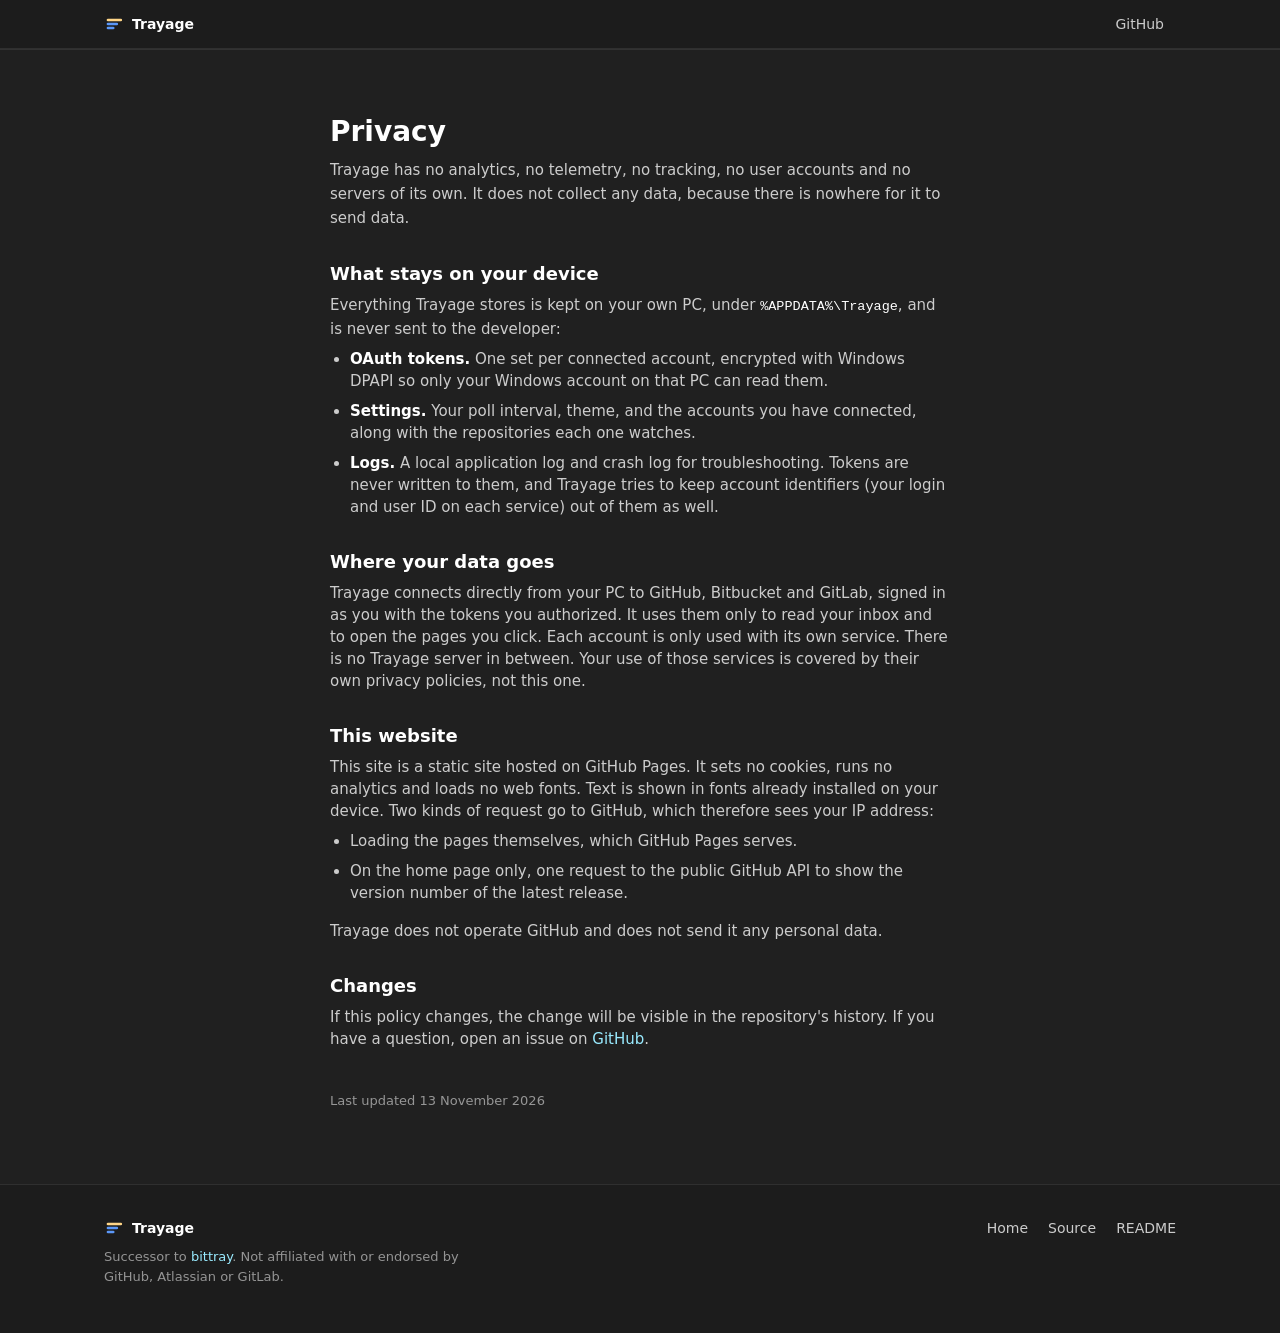
<file: docs/privacy.html>
<!DOCTYPE html>
<html lang="en">
<head>
  <meta charset="utf-8" />
  <meta name="viewport" content="width=device-width, initial-scale=1" />

  <!-- This page uses no scripts, makes no API calls and loads no web fonts, so the
       policy is stricter than the landing page: deny everything but self and
       data-URI images. -->
  <meta http-equiv="Content-Security-Policy" content="default-src 'none'; base-uri 'none'; img-src 'self' data:; style-src 'self'; form-action 'none'; frame-ancestors 'none'" />
  <meta http-equiv="Permissions-Policy" content="camera=(), microphone=(), geolocation=(), usb=(), serial=(), hid=(), bluetooth=(), midi=(), payment=(), accelerometer=(), gyroscope=(), magnetometer=(), display-capture=(), autoplay=()" />

  <meta name="referrer" content="strict-origin-when-cross-origin" />
  <meta name="color-scheme" content="dark" />
  <meta name="description" content="Trayage privacy policy. Trayage has no analytics, no telemetry and no servers, and collects no data." />

  <title>Privacy: Trayage</title>

  <link rel="icon" href="data:image/svg+xml,%3Csvg xmlns='http://www.w3.org/2000/svg' viewBox='0 0 32 32'%3E%3Crect width='32' height='32' rx='7' fill='%23202020'/%3E%3Cg stroke-width='4.32' stroke-linecap='round'%3E%3Cline x1='6.4' y1='9.6' x2='26.88' y2='9.6' stroke='%23ffd587'/%3E%3Cline x1='6.4' y1='16' x2='20.48' y2='16' stroke='%235b97f7'/%3E%3Cline x1='6.4' y1='22.4' x2='14.72' y2='22.4' stroke='%235b97f7'/%3E%3C/g%3E%3C/svg%3E" />
  <link rel="stylesheet" href="styles.css" />
</head>
<body>

  <header class="topbar">
    <div class="wrap">
      <a class="brand" href="index.html"><span class="mark" aria-hidden="true"><svg viewBox="0 0 32 32"><g stroke-width="4.32" stroke-linecap="round"><line x1="6.4" y1="9.6" x2="26.88" y2="9.6" stroke="#ffd587"/><line x1="6.4" y1="16" x2="20.48" y2="16" stroke="#5b97f7"/><line x1="6.4" y1="22.4" x2="14.72" y2="22.4" stroke="#5b97f7"/></g></svg></span> Trayage</a>
      <nav class="nav">
        <a class="ext" href="https://github.com/michaelsanford/Trayage">GitHub</a>
      </nav>
    </div>
  </header>

  <section>
    <div class="wrap legal">
      <h2>Privacy</h2>
      <p class="intro">Trayage has no analytics, no telemetry, no tracking, no user accounts and no servers of its own. It does not collect any data, because there is nowhere for it to send data.</p>

      <h3>What stays on your device</h3>
      <p>Everything Trayage stores is kept on your own PC, under <code>%APPDATA%\Trayage</code>, and is never sent to the developer:</p>
      <ul>
        <li><strong>OAuth tokens.</strong> One set per connected account, encrypted with Windows DPAPI so only your Windows account on that PC can read them.</li>
        <li><strong>Settings.</strong> Your poll interval, theme, and the accounts you have connected, along with the repositories each one watches.</li>
        <li><strong>Logs.</strong> A local application log and crash log for troubleshooting. Tokens are never written to them, and Trayage tries to keep account identifiers (your login and user ID on each service) out of them as well.</li>
      </ul>

      <h3>Where your data goes</h3>
      <p>Trayage connects directly from your PC to GitHub, Bitbucket and GitLab, signed in as you with the tokens you authorized. It uses them only to read your inbox and to open the pages you click. Each account is only used with its own service. There is no Trayage server in between. Your use of those services is covered by their own privacy policies, not this one.</p>

      <h3>This website</h3>
      <p>This site is a static site hosted on GitHub Pages. It sets no cookies, runs no analytics and loads no web fonts. Text is shown in fonts already installed on your device. Two kinds of request go to GitHub, which therefore sees your IP address:</p>
      <ul>
        <li>Loading the pages themselves, which GitHub Pages serves.</li>
        <li>On the home page only, one request to the public GitHub API to show the version number of the latest release.</li>
      </ul>
      <p>Trayage does not operate GitHub and does not send it any personal data.</p>

      <h3>Changes</h3>
      <p>If this policy changes, the change will be visible in the repository's history. If you have a question, open an issue on <a href="https://github.com/michaelsanford/Trayage/issues">GitHub</a>.</p>

      <p class="updated">Last updated 13 November 2026</p>
    </div>
  </section>

  <footer>
    <div class="wrap">
      <div>
        <div class="brand"><span class="mark" aria-hidden="true"><svg viewBox="0 0 32 32"><g stroke-width="4.32" stroke-linecap="round"><line x1="6.4" y1="9.6" x2="26.88" y2="9.6" stroke="#ffd587"/><line x1="6.4" y1="16" x2="20.48" y2="16" stroke="#5b97f7"/><line x1="6.4" y1="22.4" x2="14.72" y2="22.4" stroke="#5b97f7"/></g></svg></span> Trayage</div>
        <p class="muted">Successor to <a href="https://github.com/michaelsanford/bittray">bittray</a>. Not affiliated with or endorsed by GitHub, Atlassian or GitLab.</p>
      </div>
      <div class="f-links">
        <a href="index.html">Home</a>
        <a href="https://github.com/michaelsanford/Trayage">Source</a>
        <a href="https://github.com/michaelsanford/Trayage/blob/main/README.md">README</a>
      </div>
    </div>
  </footer>

</body>
</html>
</file>
<file: docs/styles.css>
/* Trayage project page.
   Built from the app's own theme: WPF-UI's Fluent dark palette (dark.xaml), the
   Windows system fonts the app renders with, and the Fluent System Icons glyphs the
   flyout uses. All styling lives here so the page can ship a strict CSP with no
   inline styles. */

:root {
  /* WPF-UI dark theme. */
  --app-bg: #202020;                         /* ApplicationBackgroundColor */
  --solid-secondary: #1c1c1c;                /* SolidBackgroundFillColorSecondary */
  --solid-tertiary: #282828;                 /* SolidBackgroundFillColorTertiary */
  --card: rgba(255, 255, 255, 0.051);        /* CardBackgroundFillColorDefault */
  --card-stroke: rgba(0, 0, 0, 0.1);         /* CardStrokeColorDefault */
  --control: rgba(255, 255, 255, 0.059);     /* ControlFillColorDefault */
  --control-hover: rgba(255, 255, 255, 0.082); /* ControlFillColorSecondary */
  --control-stroke: rgba(255, 255, 255, 0.07); /* ControlStrokeColorDefault */
  --control-stroke-2: rgba(255, 255, 255, 0.094); /* ControlStrokeColorSecondary */
  --subtle-hover: rgba(255, 255, 255, 0.059); /* SubtleFillColorSecondary */
  --divider: rgba(255, 255, 255, 0.082);     /* DividerStrokeColorDefault */
  --text: #ffffff;                           /* TextFillColorPrimary */
  --text-2: rgba(255, 255, 255, 0.773);      /* TextFillColorSecondary */
  --text-3: rgba(255, 255, 255, 0.529);      /* TextFillColorTertiary */

  /* Windows default accent as the dark theme renders it (AccentLight2 / Light3). */
  --accent: #4cc2ff;
  --accent-hover: rgba(76, 194, 255, 0.9);
  --accent-text: #99ebff;
  --on-accent: #000000;                      /* TextOnAccentFillColorPrimary */

  /* Trayage's fixed colours (Themes/Brushes.xaml). */
  --bitbucket: #2684ff;
  --gitlab: #fc6d26;
  --unread: #e5484d;
  --success: #6ccb5f;                        /* SystemFillColorSuccess */

  --font: "Segoe UI Variable Text", "Segoe UI", system-ui, -apple-system, "Helvetica Neue", Arial, sans-serif;
  --font-display: "Segoe UI Variable Display", "Segoe UI", system-ui, -apple-system, "Helvetica Neue", Arial, sans-serif;
  --font-mono: "Cascadia Mono", Consolas, ui-monospace, monospace;

  --maxw: 1120px;
}

* { box-sizing: border-box; margin: 0; padding: 0; }

html { scroll-behavior: smooth; }

body {
  font-family: var(--font);
  font-size: 15px;
  line-height: 22px;
  color: var(--text);
  background-color: var(--app-bg);
  -webkit-font-smoothing: antialiased;
  overflow-x: hidden;
}

.sprite { position: absolute; width: 0; height: 0; overflow: hidden; }
.i { width: 16px; height: 16px; fill: currentColor; flex: none; display: block; }

.wrap { max-width: var(--maxw); margin: 0 auto; padding: 0 24px; }

a { color: var(--accent-text); text-decoration: none; }
a:hover { text-decoration: underline; }
a:focus-visible, .btn:focus-visible { outline: 2px solid #ffffff; outline-offset: 2px; border-radius: 4px; }

/* ---------- Top bar ---------- */
.topbar { border-bottom: 1px solid var(--divider); background: var(--solid-secondary); }
.topbar .wrap { display: flex; align-items: center; justify-content: space-between; height: 48px; }
.brand { display: flex; align-items: center; gap: 8px; font-size: 14px; font-weight: 600; color: var(--text); }
.brand .mark svg { width: 20px; height: 20px; display: block; }
.nav { display: flex; align-items: center; gap: 4px; font-size: 14px; }
.nav a { color: var(--text-2); padding: 4px 12px; border-radius: 4px; }
.nav a:hover { color: var(--text); background: var(--subtle-hover); text-decoration: none; }
@media (max-width: 720px) { .nav a:not(.ext) { display: none; } }

/* ---------- Buttons (WPF-UI Primary / Secondary appearance) ---------- */
.btn {
  display: inline-flex; align-items: center; gap: 8px; height: 36px; padding: 0 16px;
  font-family: var(--font); font-size: 14px; font-weight: 400; border-radius: 4px; text-decoration: none;
  border: 1px solid var(--control-stroke); border-bottom-color: rgba(255, 255, 255, 0.04);
  transition: background-color 120ms ease;
}
.btn:hover { text-decoration: none; }
.btn .i { width: 16px; height: 16px; }
.btn-primary { background: var(--accent); color: var(--on-accent); border-color: rgba(255, 255, 255, 0.08); border-bottom-color: rgba(0, 0, 0, 0.14); }
.btn-primary:hover { background: var(--accent-hover); color: var(--on-accent); }
.btn-secondary { background: var(--control); color: var(--text); }
.btn-secondary:hover { background: var(--control-hover); color: var(--text); }

/* ---------- Hero ---------- */
.hero { padding: 80px 0; }
.hero .wrap { display: grid; grid-template-columns: 1fr 480px; gap: 64px; align-items: center; }
@media (max-width: 1000px) {
  .hero { padding: 48px 0 64px; }
  .hero .wrap { grid-template-columns: 1fr; gap: 40px; }
}
h1 { font-family: var(--font-display); font-weight: 600; font-size: 40px; line-height: 52px; max-width: 16em; }
@media (max-width: 600px) { h1 { font-size: 32px; line-height: 40px; } }
.lede { margin-top: 16px; font-size: 18px; line-height: 28px; color: var(--text-2); max-width: 32em; }
.cta { display: flex; flex-wrap: wrap; gap: 8px; margin-top: 32px; }
.meta { margin-top: 16px; font-size: 13px; line-height: 20px; color: var(--text-3); }

/* ---------- Desktop corner: the flyout above the taskbar ---------- */
.desktop {
  display: flex; flex-direction: column; align-items: flex-end;
  background: #111111; border: 1px solid var(--divider); border-radius: 8px; overflow: hidden;
  padding: 24px 12px 0;
}

/* InboxFlyout.xaml: 400 wide, ApplicationBackground, elevation border, radius 10, margin 16. */
.flyout {
  width: 100%; max-width: 400px; background: var(--app-bg);
  border: 1px solid rgba(255, 255, 255, 0.09); border-radius: 10px; padding: 16px;
  box-shadow: 0 8px 16px rgba(0, 0, 0, 0.26), 0 32px 64px rgba(0, 0, 0, 0.37);
}
.fl-head { display: flex; align-items: center; justify-content: space-between; margin-bottom: 12px; }
.fl-head h3 { font-size: 20px; line-height: 28px; font-weight: 600; }
.fl-tools { display: flex; gap: 8px; }
.fl-tools span {
  width: 38px; height: 32px; display: grid; place-items: center; border-radius: 4px;
  background: var(--control); border: 1px solid var(--control-stroke); border-bottom-color: rgba(255, 255, 255, 0.04);
}
.fl-group { display: flex; align-items: center; padding: 4px 6px; margin: 10px 10px 0 0; font-size: 12px; line-height: 16px; }
.fl-group .i { width: 12px; height: 12px; color: var(--text-3); margin-right: 4px; }
.fl-group .owner { color: var(--text-3); }
.fl-group .repo { color: var(--text-2); font-weight: 600; flex: 1; }
.fl-group .count { color: var(--text-3); margin: 0 30px 0 8px; }
.fl-row { display: grid; grid-template-columns: 28px 1fr auto 19px 26px; column-gap: 0; align-items: start; padding: 8px 10px; margin: 1px 10px 1px 0; border-radius: 10px; }
.fl-row:hover { background: var(--subtle-hover); }
.badge { position: relative; width: 28px; height: 28px; margin: 1px 10px 0 0; border-radius: 7px; display: grid; place-items: center; background: var(--text); color: var(--app-bg); }
.badge .i { width: 14px; height: 14px; }
.badge.bb { background: var(--bitbucket); color: #fff; }
.badge.gl { background: var(--gitlab); color: #fff; }
.badge .chip { position: absolute; right: -3px; bottom: -3px; width: 14px; height: 14px; border-radius: 7px; background: var(--app-bg); display: grid; place-items: center; }
.badge .chip svg { width: 9px; height: 9px; display: block; }
.badge .chip.gh svg { fill: var(--text); }
.badge .chip.bb svg { fill: var(--bitbucket); }
.badge .chip.gl svg { fill: var(--gitlab); }
.fl-row .t { grid-column: 2; margin-left: 10px; font-size: 14px; line-height: 19px; font-weight: 600; color: var(--text); }
.fl-row .s { font-size: 12px; line-height: 16px; margin-top: 2px; color: var(--text-2); font-weight: 400; }
.fl-row.read .t { font-weight: 400; color: var(--text-2); }
.fl-row .when { font-size: 12px; line-height: 16px; margin-left: 8px; color: var(--text-3); white-space: nowrap; }
.fl-row .dot { width: 9px; height: 9px; margin: 5px 2px 0 8px; border-radius: 50%; background: var(--unread); box-shadow: 0 0 10px rgba(229, 72, 77, 0.7); }
.fl-foot { margin: 12px 0 0 4px; font-size: 12px; line-height: 16px; color: var(--text-2); }

/* Windows 11 taskbar, notification area end. */
.taskbar {
  align-self: stretch; margin: 12px -12px 0; height: 48px; padding: 0 8px;
  display: flex; align-items: center; justify-content: flex-end; gap: 2px;
  background: #1c1c1c; border-top: 1px solid rgba(255, 255, 255, 0.06); color: var(--text);
}
.tb { height: 40px; min-width: 32px; padding: 0 8px; display: flex; align-items: center; justify-content: center; gap: 12px; border-radius: 4px; }
.tb.on { background: rgba(255, 255, 255, 0.06); }
.tb .mark { width: 16px; height: 16px; display: block; }
.tb.clock { flex-direction: column; align-items: flex-end; justify-content: center; gap: 0; font-size: 12px; line-height: 16px; font-variant-numeric: tabular-nums; }

@media (max-width: 480px) {
  .desktop { padding: 16px 8px 0; }
  .taskbar { margin: 12px -8px 0; }
  .fl-row { grid-template-columns: 28px 1fr auto 19px 8px; }
  .fl-group .count { margin-right: 12px; }
}

/* ---------- Sections ---------- */
section { padding: 64px 0; border-top: 1px solid var(--divider); }
section.hero { border-top: 0; }
h2 { font-family: var(--font-display); font-weight: 600; font-size: 28px; line-height: 36px; }
.intro { margin-top: 8px; max-width: 44em; color: var(--text-2); font-size: 15px; line-height: 24px; }
.body { margin-top: 32px; }
.intro code { font-family: var(--font-mono); font-size: 13px; color: var(--text); }
a.brand:hover { text-decoration: none; }

/* ---------- Feature spotlights ---------- */
.spot { display: grid; grid-template-columns: 1fr 1.15fr; gap: 64px; align-items: center; margin-top: 56px; }
.spot.flip { grid-template-columns: 1.15fr 1fr; }
.spot.flip .spot-text { order: 2; }
@media (max-width: 920px) {
  .spot, .spot.flip { grid-template-columns: 1fr; gap: 24px; margin-top: 48px; }
  .spot.flip .spot-text { order: 0; }
}
.spot-text h3 { font-family: var(--font-display); font-size: 22px; line-height: 30px; font-weight: 600; }
.spot-text p { margin-top: 12px; color: var(--text-2); font-size: 15px; line-height: 24px; max-width: 30em; }

/* Windows 11 toast, bottom right above the taskbar. */
.scene-toast { padding-top: 96px; }
.toast {
  width: 100%; max-width: 364px; padding: 12px 16px 16px; border-radius: 8px;
  background: #2c2c2c; border: 1px solid rgba(255, 255, 255, 0.08);
  box-shadow: 0 8px 16px rgba(0, 0, 0, 0.26), 0 32px 64px rgba(0, 0, 0, 0.37);
}
.toast-head { display: flex; align-items: center; gap: 8px; color: var(--text-2); font-size: 12px; line-height: 16px; margin-bottom: 12px; }
.toast-head .mark { width: 16px; height: 16px; display: block; }
.toast-head .app { flex: 1; }
.toast-head .i { width: 16px; height: 16px; margin-left: 8px; }
.toast-title { font-size: 14px; line-height: 20px; font-weight: 600; }
.toast-line { font-size: 14px; line-height: 20px; color: var(--text-2); }
.toast-line.dim { color: var(--text-3); }

/* Settings window (SettingsWindow.xaml): Mica title bar, rail, pane of setting cards. */
.window { background: #202020; border: 1px solid rgba(255, 255, 255, 0.09); border-radius: 8px; overflow: hidden; box-shadow: 0 8px 16px rgba(0, 0, 0, 0.26), 0 32px 64px rgba(0, 0, 0, 0.3); }
.win-title { height: 32px; display: flex; align-items: center; padding: 0 16px; font-size: 12px; color: var(--text-2); background: #1c1c1c; }
.win-body { display: grid; grid-template-columns: 168px 1fr; gap: 16px; padding: 8px 16px 20px 8px; }
.rail { display: grid; align-content: start; gap: 2px; }
.nav-item { position: relative; display: flex; align-items: center; gap: 10px; height: 36px; padding: 0 12px; border-radius: 4px; font-size: 14px; color: var(--text); }
.nav-item.sel { background: rgba(255, 255, 255, 0.04); }
.nav-item.sel::before { content: ""; position: absolute; left: 0; top: 10px; width: 3px; height: 16px; border-radius: 2px; background: var(--accent-text); }
.pane { min-width: 0; padding-top: 4px; }
.page-title { font-size: 24px; line-height: 32px; font-weight: 600; }
.page-sub { margin-top: 2px; font-size: 12px; line-height: 16px; color: var(--text-2); }
.sec-head { margin: 16px 0 8px 2px; font-size: 14px; line-height: 20px; font-weight: 600; }
.set-card, .acct { display: flex; align-items: center; gap: 16px; margin-top: 4px; padding: 12px 16px; border-radius: 4px; background: var(--card); border: 1px solid var(--card-stroke); }
.set-card > div, .acct > div { flex: 1; min-width: 0; }
.ct { font-size: 14px; line-height: 20px; font-weight: 600; }
.cs { font-size: 12px; line-height: 16px; color: var(--text-2); }
.acct { margin-top: 4px; }
.page-sub + .acct { margin-top: 16px; }
.acct .bm { width: 22px; height: 22px; flex: none; }
.acct .bm.gh { fill: var(--text); }
.acct .bm.bb { fill: var(--bitbucket); }
.acct .bm.gl { fill: var(--gitlab); }
.acct .state { display: flex; align-items: center; gap: 6px; font-size: 12px; color: var(--text-2); white-space: nowrap; }
.acct .state i { width: 8px; height: 8px; border-radius: 50%; }
.acct .state i.ok { background: var(--success); }
.acct .state i.paused { background: #fce100; }               /* SystemFillColorCaution */
.acct .chev { width: 16px; height: 16px; color: var(--text-2); }
/* Fluent ToggleSwitch: 40 x 20, accent fill when on. */
.sw { position: relative; flex: none; width: 40px; height: 20px; border-radius: 10px; border: 1px solid rgba(255, 255, 255, 0.545); }
.sw::after { content: ""; position: absolute; top: 3px; left: 4px; width: 12px; height: 12px; border-radius: 50%; background: var(--text-2); }
.sw.on { background: var(--accent); border-color: var(--accent); }
.sw.on::after { left: auto; right: 3px; background: #000; }
@media (max-width: 560px) {
  .win-body { grid-template-columns: 1fr; padding: 8px 12px 16px; }
  .rail { display: none; }
  .acct .chev { display: none; }
}

.more-head { margin: 64px 0 16px; font-size: 18px; line-height: 24px; font-weight: 600; }

/* Settings-style cards: CardBackground with card stroke, radius 8. */
.cards { display: grid; grid-template-columns: repeat(3, 1fr); gap: 4px; }
@media (max-width: 960px) { .cards { grid-template-columns: repeat(2, 1fr); } }
@media (max-width: 600px) { .cards { grid-template-columns: 1fr; } }
.card { background: var(--card); border: 1px solid var(--card-stroke); border-radius: 8px; padding: 16px 20px; }
.card h3 { font-size: 15px; line-height: 22px; font-weight: 600; }
.card p { margin-top: 4px; color: var(--text-2); font-size: 14px; line-height: 21px; }

/* Providers */
.providers { display: grid; grid-template-columns: repeat(3, 1fr); gap: 4px; }
@media (max-width: 960px) { .providers { grid-template-columns: 1fr; } }
.provider { background: var(--card); border: 1px solid var(--card-stroke); border-radius: 8px; padding: 20px; }
.provider .ph { display: flex; align-items: center; gap: 12px; }
.provider .ph svg { width: 20px; height: 20px; display: block; }
.provider .gh { fill: var(--text); }
.provider .bb { fill: var(--bitbucket); }
.provider .gl { fill: var(--gitlab); }
.provider h3 { font-size: 18px; line-height: 24px; font-weight: 600; }
.provider .auth { margin-top: 12px; font-size: 13px; line-height: 20px; color: var(--text-3); }
.provider p { margin-top: 8px; color: var(--text-2); font-size: 14px; line-height: 21px; }
.provider ul { margin: 12px 0 0 18px; color: var(--text-2); font-size: 14px; line-height: 21px; display: grid; gap: 4px; }
.note { margin-top: 16px; max-width: 48em; font-size: 14px; line-height: 21px; color: var(--text-2); }

/* How it works */
.steps { list-style: none; counter-reset: step; display: grid; gap: 4px; max-width: 48em; }
.steps li { counter-increment: step; display: grid; grid-template-columns: 32px 1fr; padding: 12px 20px; background: var(--card); border: 1px solid var(--card-stroke); border-radius: 8px; color: var(--text-2); font-size: 14px; line-height: 21px; }
.steps li::before { content: counter(step); color: var(--text-3); font-variant-numeric: tabular-nums; }
.steps strong { color: var(--text); font-weight: 600; }

/* Verify */
.verify { display: grid; grid-template-columns: 1.4fr 1fr; gap: 16px; align-items: start; }
@media (max-width: 880px) { .verify { grid-template-columns: 1fr; } }
/* Windows Terminal, dark theme. */
.term { background: #0c0c0c; border: 1px solid var(--divider); border-radius: 8px; overflow: hidden; }
.term-bar { display: flex; align-items: flex-end; height: 40px; padding: 0 8px; background: #202020; }
.term-tab { display: flex; align-items: center; gap: 8px; height: 32px; padding: 0 12px; border-radius: 6px 6px 0 0; background: #0c0c0c; font-size: 12px; color: var(--text); }
.term pre { padding: 16px; font-family: var(--font-mono); font-size: 13px; line-height: 20px; color: #cccccc; overflow-x: auto; }
.term .c { color: #767676; }
.term .ok { color: #16c60c; }
.term .ps { color: #cccccc; }
.checks { display: grid; gap: 4px; }
.check { background: var(--card); border: 1px solid var(--card-stroke); border-radius: 8px; padding: 16px 20px; }
.check h3 { font-size: 15px; line-height: 22px; font-weight: 600; }
.check p { margin-top: 4px; color: var(--text-2); font-size: 14px; line-height: 21px; }
.check code { display: block; margin-top: 8px; font-family: var(--font-mono); font-size: 12px; line-height: 16px; color: var(--text-3); }
.manual { margin-top: 32px; }
.manual h3 { font-size: 15px; line-height: 22px; font-weight: 600; margin-bottom: 8px; }
.codeblock { background: #0c0c0c; border: 1px solid var(--divider); border-radius: 8px; padding: 16px; font-family: var(--font-mono); font-size: 13px; line-height: 20px; color: #cccccc; overflow-x: auto; white-space: pre; }
.codeblock .c { color: #767676; }

/* Project structure */
.arch { border: 1px solid var(--card-stroke); border-radius: 8px; background: var(--card); }
.arch-row { display: grid; grid-template-columns: 200px 1fr; gap: 16px; padding: 12px 20px; font-size: 14px; line-height: 21px; }
.arch-row + .arch-row { border-top: 1px solid var(--divider); }
@media (max-width: 640px) { .arch-row { grid-template-columns: 1fr; gap: 2px; } }
.arch-row code { font-family: var(--font-mono); font-size: 13px; color: var(--text); }
.arch-row span { color: var(--text-2); }
.stack { margin-top: 16px; font-size: 14px; line-height: 21px; color: var(--text-2); }

/* Legal / privacy prose */
.legal { max-width: 70ch; }
.legal .kicker { font-size: 13px; color: var(--text-3); }
.legal h3 { font-size: 18px; line-height: 24px; font-weight: 600; margin: 32px 0 8px; color: var(--text); }
.legal p { color: var(--text-2); margin-bottom: 8px; }
.legal ul { margin: 4px 0 16px 20px; display: grid; gap: 8px; }
.legal li { color: var(--text-2); }
.legal strong { color: var(--text); font-weight: 600; }
.legal code { font-family: var(--font-mono); font-size: 0.9em; color: var(--text); }
.legal .updated { color: var(--text-3); font-size: 13px; margin-top: 40px; }

/* Footer */
footer { border-top: 1px solid var(--divider); background: var(--solid-secondary); padding: 32px 0 48px; }
footer .wrap { display: flex; flex-wrap: wrap; justify-content: space-between; gap: 24px; align-items: flex-start; }
footer .f-links { display: flex; gap: 20px; flex-wrap: wrap; font-size: 14px; }
footer .f-links a { color: var(--text-2); }
footer .muted { color: var(--text-3); font-size: 13px; line-height: 20px; max-width: 44ch; margin-top: 8px; }

@media (prefers-reduced-motion: reduce) {
  * { transition: none !important; scroll-behavior: auto !important; }
}
</file>
